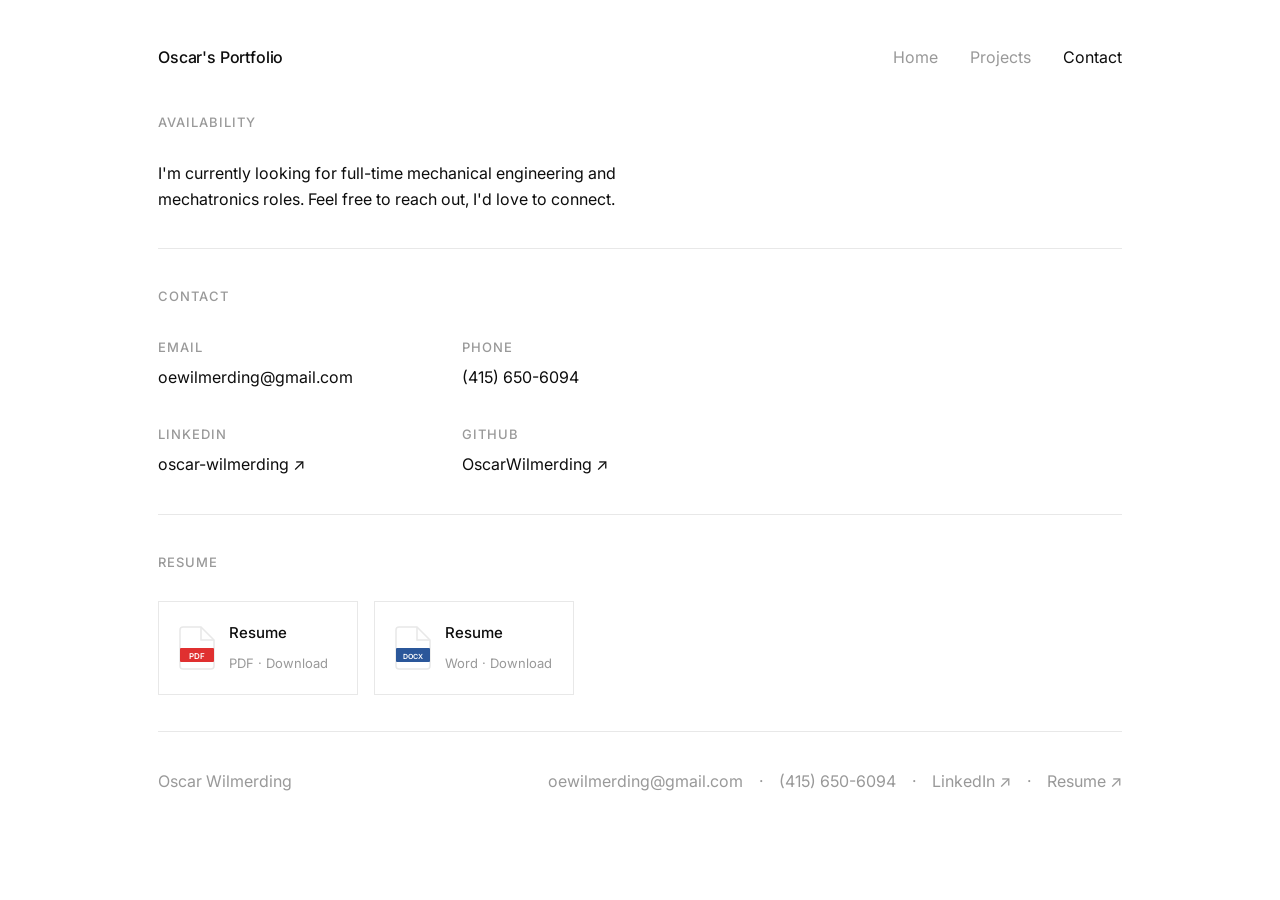
<file: contact/index.html>
<!DOCTYPE html>
<html lang="en">
<head>
  <meta charset="UTF-8">
  <meta name="viewport" content="width=device-width, initial-scale=1.0">
  <title>Contact — Oscar Wilmerding</title>
  <link rel="preconnect" href="https://fonts.googleapis.com">
  <link rel="preconnect" href="https://fonts.gstatic.com" crossorigin>
  <link href="https://fonts.googleapis.com/css2?family=Inter:wght@400;500&display=swap" rel="stylesheet">
  <link rel="stylesheet" href="../css/style.css?v=1776870547646">
  <style>
    .contact-section {
      padding: 36px 0;
      border-top: 1px solid var(--border);
    }
    .contact-section:first-of-type {
      border-top: none;
      padding-top: 40px;
    }

    .contact-grid {
      display: grid;
      grid-template-columns: 1fr 1fr;
      row-gap: 32px;
      column-gap: 48px;
      max-width: 560px;
    }

    .contact-item-label {
      font-size: 13px;
      letter-spacing: 0.08em;
      text-transform: uppercase;
      color: var(--muted);
      margin-bottom: 6px;
      font-weight: 500;
    }

    .contact-item-value {
      font-size: 16px;
    }

    .contact-item-value a:hover {
      text-decoration: underline;
      text-underline-offset: 2px;
    }

    /* Resume cards */
    .resume-cards {
      display: flex;
      gap: 16px;
      flex-wrap: wrap;
      margin-top: 4px;
    }

    .resume-card {
      display: flex;
      align-items: center;
      gap: 14px;
      padding: 18px 20px;
      border: 1px solid var(--border);
      text-decoration: none;
      color: var(--text);
      transition: background 0.12s, border-color 0.12s;
      min-width: 200px;
    }

    .resume-card:hover {
      background: #fafafa;
      border-color: #ccc;
    }

    .resume-card:hover .resume-name {
      text-decoration: underline;
      text-underline-offset: 3px;
    }

    .resume-icon {
      flex-shrink: 0;
      width: 36px;
      height: 44px;
    }

    .resume-name {
      font-size: 15px;
      font-weight: 500;
      display: block;
      margin-bottom: 3px;
    }

    .resume-ext {
      font-size: 13px;
      color: var(--muted);
    }

    .resume-card.disabled {
      opacity: 0.45;
      pointer-events: none;
    }
  </style>
  <link rel="icon" type="image/png" href="../assets/favicon.png">
</head>
<body>
  <div class="container">

    <nav>
      <a href="../index.html" class="nav-name">Oscar's Portfolio</a>
      <div class="nav-links">
        <a href="../index.html">Home</a>
        <div class="nav-dropdown-wrap">
          <a href="../projects/index.html" class="nav-dropdown-trigger" style="text-decoration:none">Projects</a>
          <div class="nav-dropdown-menu">
            <a href="../projects/robotic-mural-printer/index.html">Robotic Mural Printer</a>
            <a href="../projects/morphing-hydrofoil/index.html">Morphing Hydrofoil</a>
            <a href="../projects/small-wall-printer/index.html">Small Wall Printer</a>
            <a href="../projects/ai-camera/index.html">AI Camera</a>
            <a href="../projects/kestrel-sensor/index.html">Kestrel Sensor</a>
            <a href="../projects/robotic-arm/index.html">Robotic Arm</a>
            <a href="../projects/misting-chamber/index.html">Misting Chamber</a>
            <a href="../projects/golf-cart-rewiring/index.html">Golf Cart Rewiring</a>
            <a href="../projects/3d-modeling/index.html">3D Modeling at Northeastern</a>
          </div>
        </div>
        <a href="index.html" style="color:var(--text)">Contact</a>
      </div>
    </nav>

    <!-- Availability -->
    <section class="contact-section">
      <div class="section-label">Availability</div>
      <p style="font-size:16px; max-width:480px; line-height:1.6; margin:0;">I'm currently looking for full-time mechanical engineering and mechatronics roles. Feel free to reach out, I'd love to connect.</p>
    </section>

    <!-- Contact -->
    <section class="contact-section">
      <div class="section-label">Contact</div>
      <div class="contact-grid">
        <div>
          <div class="contact-item-label">Email</div>
          <div class="contact-item-value"><a href="mailto:oewilmerding@gmail.com">oewilmerding@gmail.com</a></div>
        </div>
        <div>
          <div class="contact-item-label">Phone</div>
          <div class="contact-item-value">(415) 650-6094</div>
        </div>
        <div>
          <div class="contact-item-label">LinkedIn</div>
          <div class="contact-item-value"><a href="https://linkedin.com/in/oscar-wilmerding" target="_blank" rel="noopener">oscar-wilmerding ↗</a></div>
        </div>
        <div>
          <div class="contact-item-label">GitHub</div>
          <div class="contact-item-value"><a href="https://github.com/OscarWilmerding" target="_blank" rel="noopener">OscarWilmerding ↗</a></div>
        </div>
      </div>
    </section>

    <!-- Resume -->
    <section class="contact-section">
      <div class="section-label">Resume</div>
      <div class="resume-cards">

        <a class="resume-card" href="../assets/resume/Oscar_Wilmerding_Resume.pdf" target="_blank">
          <!-- PDF icon -->
          <svg class="resume-icon" viewBox="0 0 36 44" fill="none" xmlns="http://www.w3.org/2000/svg">
            <path d="M22 1H4C2.34 1 1 2.34 1 4v36c0 1.66 1.34 3 3 3h28c1.66 0 3-1.34 3-3V14L22 1Z" stroke="#e8e8e8" stroke-width="1.5"/>
            <path d="M22 1v13h13" stroke="#e8e8e8" stroke-width="1.5"/>
            <rect x="1" y="22" width="34" height="14" rx="1" fill="#e03030"/>
            <text x="18" y="33" font-family="Inter,Arial,sans-serif" font-size="8" font-weight="600" fill="white" text-anchor="middle">PDF</text>
          </svg>
          <div>
            <span class="resume-name">Resume</span>
            <span class="resume-ext">PDF · Download</span>
          </div>
        </a>

        <a class="resume-card" href="../assets/resume/Oscar_Wilmerding_Resume.docx" target="_blank">
          <!-- Word icon -->
          <svg class="resume-icon" viewBox="0 0 36 44" fill="none" xmlns="http://www.w3.org/2000/svg">
            <path d="M22 1H4C2.34 1 1 2.34 1 4v36c0 1.66 1.34 3 3 3h28c1.66 0 3-1.34 3-3V14L22 1Z" stroke="#e8e8e8" stroke-width="1.5"/>
            <path d="M22 1v13h13" stroke="#e8e8e8" stroke-width="1.5"/>
            <rect x="1" y="22" width="34" height="14" rx="1" fill="#2b579a"/>
            <text x="18" y="33" font-family="Inter,Arial,sans-serif" font-size="7" font-weight="600" fill="white" text-anchor="middle">DOCX</text>
          </svg>
          <div>
            <span class="resume-name">Resume</span>
            <span class="resume-ext">Word · Download</span>
          </div>
        </a>

      </div>
    </section>

    <footer>
      <div class="footer-inner">
        <span class="footer-name">Oscar Wilmerding</span>
        <div class="footer-links">
          <a href="mailto:oewilmerding@gmail.com">oewilmerding@gmail.com</a>
          <span class="footer-sep">·</span>
          <span>(415) 650-6094</span>
          <span class="footer-sep">·</span>
          <a href="https://linkedin.com/in/oscar-wilmerding" target="_blank" rel="noopener">LinkedIn ↗</a>
          <span class="footer-sep">·</span>
          <a href="../assets/resume/Oscar_Wilmerding_Resume.pdf" target="_blank">Resume ↗</a>
        </div>
      </div>
    </footer>

  </div>
  <script src="../js/nav.js"></script>
  <script src="../js/polish.js?v=1776870547646"></script>
  <script defer src="https://cdn.vercel-insights.com/v1/script.js"></script>
</body>
</html>
</file>
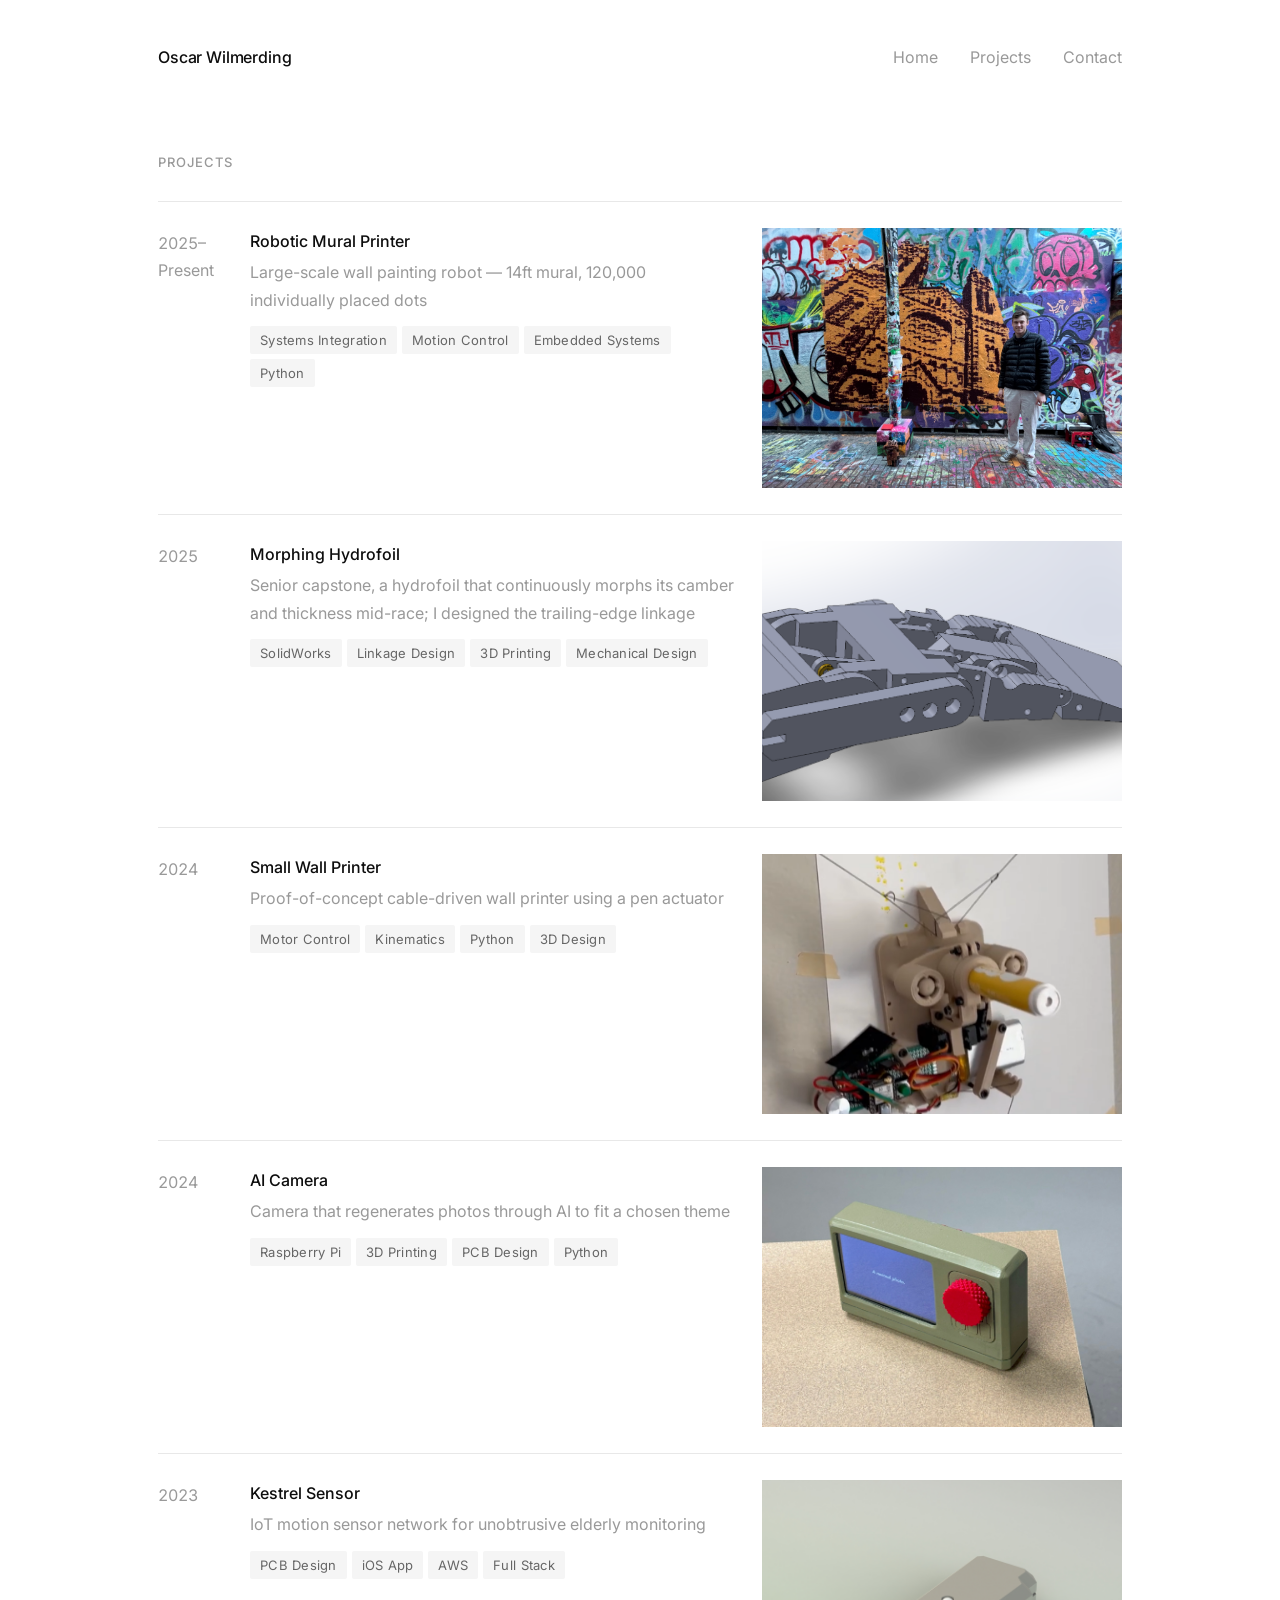
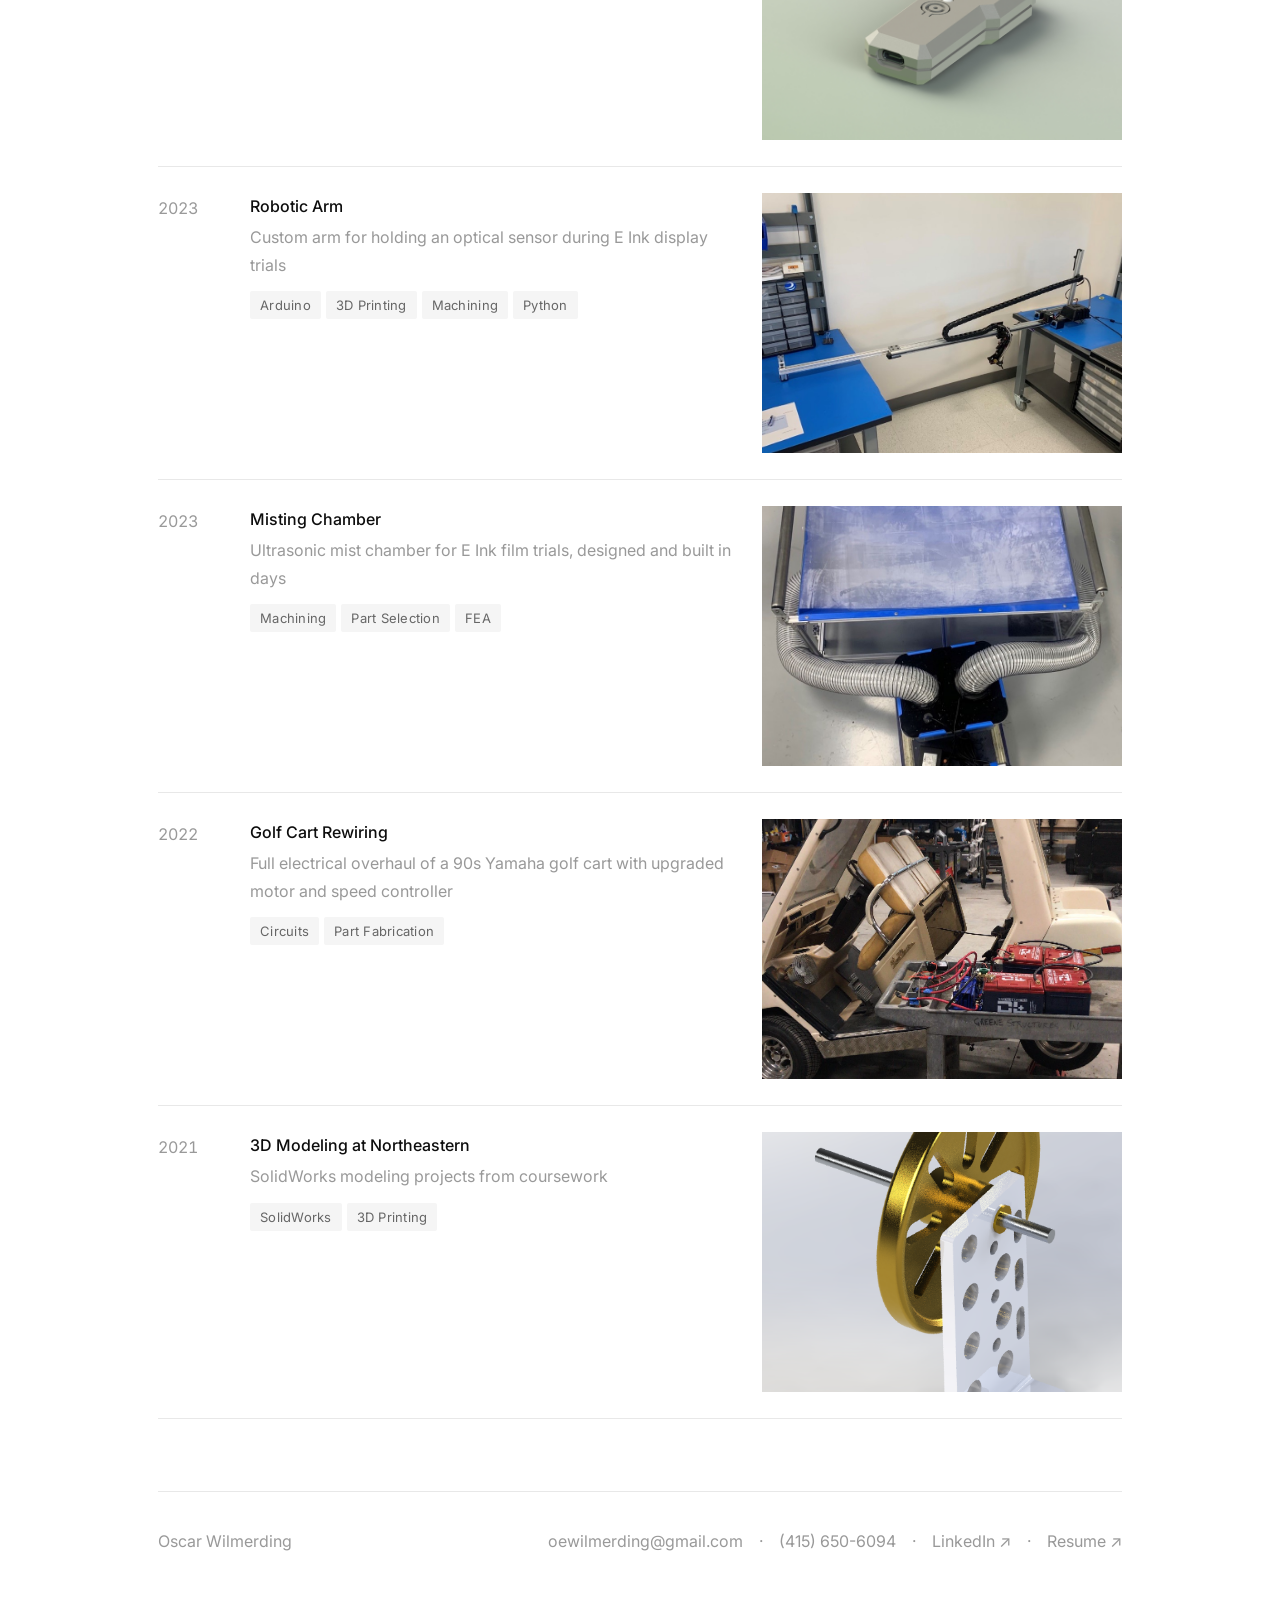
<file: projects/index.html>
<!DOCTYPE html>
<html lang="en">
<head>
  <meta charset="UTF-8">
  <meta name="viewport" content="width=device-width, initial-scale=1.0">
  <title>Projects — Oscar Wilmerding</title>
  <link rel="preconnect" href="https://fonts.googleapis.com">
  <link rel="preconnect" href="https://fonts.gstatic.com" crossorigin>
  <link href="https://fonts.googleapis.com/css2?family=Inter:wght@400;500&display=swap" rel="stylesheet">
  <link rel="stylesheet" href="../css/style.css">
  <link rel="icon" type="image/png" href="../assets/favicon.png">
</head>
<body>
  <div class="container">

    <nav>
      <a href="../index.html" class="nav-name">Oscar Wilmerding</a>
      <div class="nav-links">
        <a href="../index.html">Home</a>
        <div class="nav-dropdown-wrap">
          <a href="index.html" class="nav-dropdown-trigger">Projects</a>
          <div class="nav-dropdown-menu">
            <a href="robotic-mural-printer/index.html">Robotic Mural Printer</a>
            <a href="morphing-hydrofoil/index.html">Morphing Hydrofoil</a>
            <a href="small-wall-printer/index.html">Small Wall Printer</a>
            <a href="ai-camera/index.html">AI Camera</a>
            <a href="kestrel-sensor/index.html">Kestrel Sensor</a>
            <a href="robotic-arm/index.html">Robotic Arm</a>
            <a href="misting-chamber/index.html">Misting Chamber</a>
            <a href="golf-cart-rewiring/index.html">Golf Cart Rewiring</a>
            <a href="3d-modeling/index.html">3D Modeling at Northeastern</a>
          </div>
        </div>
        <a href="contact/index.html">Contact</a>
      </div>
    </nav>

    <section class="section" id="projects">
      <div class="section-label">Projects</div>
      <ul class="project-list">

        <a class="project-row" href="robotic-mural-printer/index.html">
          <span class="project-year">2025–Present</span>
          <div class="project-info">
            <span class="project-name">Robotic Mural Printer</span>
            <div class="project-desc">Large-scale wall painting robot — 14ft mural, 120,000 individually placed dots</div>
            <div class="project-tags-row">
              <span class="tag">Systems Integration</span>
              <span class="tag">Motion Control</span>
              <span class="tag">Embedded Systems</span>
              <span class="tag">Python</span>
            </div>
          </div>
          <img src="robotic-mural-printer/assets/images/primary/mural-title-card.jpg" alt="Robotic Mural Printer" class="project-thumb">
        </a>

        <a class="project-row" href="morphing-hydrofoil/index.html">
          <span class="project-year">2025</span>
          <div class="project-info">
            <span class="project-name">Morphing Hydrofoil</span>
            <div class="project-desc">Senior capstone, a hydrofoil that continuously morphs its camber and thickness mid-race; I designed the trailing-edge linkage</div>
            <div class="project-tags-row">
              <span class="tag">SolidWorks</span>
              <span class="tag">Linkage Design</span>
              <span class="tag">3D Printing</span>
              <span class="tag">Mechanical Design</span>
            </div>
          </div>
          <img src="morphing-hydrofoil/assets/images/primary/trailing-edge-cad.png" alt="Morphing Hydrofoil" class="project-thumb">
        </a>

        <a class="project-row" href="small-wall-printer/index.html">
          <span class="project-year">2024</span>
          <div class="project-info">
            <span class="project-name">Small Wall Printer</span>
            <div class="project-desc">Proof-of-concept cable-driven wall printer using a pen actuator</div>
            <div class="project-tags-row">
              <span class="tag">Motor Control</span>
              <span class="tag">Kinematics</span>
              <span class="tag">Python</span>
              <span class="tag">3D Design</span>
            </div>
          </div>
          <img src="small-wall-printer/assets/images/primary/cover.png" alt="Small Wall Printer" class="project-thumb">
        </a>

        <a class="project-row" href="ai-camera/index.html">
          <span class="project-year">2024</span>
          <div class="project-info">
            <span class="project-name">AI Camera</span>
            <div class="project-desc">Camera that regenerates photos through AI to fit a chosen theme</div>
            <div class="project-tags-row">
              <span class="tag">Raspberry Pi</span>
              <span class="tag">3D Printing</span>
              <span class="tag">PCB Design</span>
              <span class="tag">Python</span>
            </div>
          </div>
          <img src="ai-camera/assets/images/primary/cover.jpg" alt="AI Camera" class="project-thumb">
        </a>

        <a class="project-row" href="kestrel-sensor/index.html">
          <span class="project-year">2023</span>
          <div class="project-info">
            <span class="project-name">Kestrel Sensor</span>
            <div class="project-desc">IoT motion sensor network for unobtrusive elderly monitoring</div>
            <div class="project-tags-row">
              <span class="tag">PCB Design</span>
              <span class="tag">iOS App</span>
              <span class="tag">AWS</span>
              <span class="tag">Full Stack</span>
            </div>
          </div>
          <img src="kestrel-sensor/assets/images/primary/cover.jpg" alt="Kestrel Sensor" class="project-thumb">
        </a>

        <a class="project-row" href="robotic-arm/index.html">
          <span class="project-year">2023</span>
          <div class="project-info">
            <span class="project-name">Robotic Arm</span>
            <div class="project-desc">Custom arm for holding an optical sensor during E Ink display trials</div>
            <div class="project-tags-row">
              <span class="tag">Arduino</span>
              <span class="tag">3D Printing</span>
              <span class="tag">Machining</span>
              <span class="tag">Python</span>
            </div>
          </div>
          <img src="robotic-arm/assets/images/primary/cover.jpg" alt="Robotic Arm" class="project-thumb">
        </a>

        <a class="project-row" href="misting-chamber/index.html">
          <span class="project-year">2023</span>
          <div class="project-info">
            <span class="project-name">Misting Chamber</span>
            <div class="project-desc">Ultrasonic mist chamber for E Ink film trials, designed and built in days</div>
            <div class="project-tags-row">
              <span class="tag">Machining</span>
              <span class="tag">Part Selection</span>
              <span class="tag">FEA</span>
            </div>
          </div>
          <img src="misting-chamber/assets/images/primary/cover.jpg" alt="Misting Chamber" class="project-thumb">
        </a>

        <a class="project-row" href="golf-cart-rewiring/index.html">
          <span class="project-year">2022</span>
          <div class="project-info">
            <span class="project-name">Golf Cart Rewiring</span>
            <div class="project-desc">Full electrical overhaul of a 90s Yamaha golf cart with upgraded motor and speed controller</div>
            <div class="project-tags-row">
              <span class="tag">Circuits</span>
              <span class="tag">Part Fabrication</span>
            </div>
          </div>
          <img src="golf-cart-rewiring/assets/images/primary/cover.png" alt="Golf Cart Rewiring" class="project-thumb">
        </a>

        <a class="project-row" href="3d-modeling/index.html">
          <span class="project-year">2021</span>
          <div class="project-info">
            <span class="project-name">3D Modeling at Northeastern</span>
            <div class="project-desc">SolidWorks modeling projects from coursework</div>
            <div class="project-tags-row">
              <span class="tag">SolidWorks</span>
              <span class="tag">3D Printing</span>
            </div>
          </div>
          <img src="3d-modeling/assets/images/primary/cover.png" alt="3D Modeling" class="project-thumb">
        </a>

      </ul>
    </section>

    <footer>
      <div class="footer-inner">
        <span class="footer-name">Oscar Wilmerding</span>
        <div class="footer-links">
          <a href="mailto:oewilmerding@gmail.com">oewilmerding@gmail.com</a>
          <span class="footer-sep">·</span>
          <span>(415) 650-6094</span>
          <span class="footer-sep">·</span>
          <a href="https://linkedin.com/in/oscar-wilmerding" target="_blank" rel="noopener">LinkedIn ↗</a>
          <span class="footer-sep">·</span>
          <a href="../assets/resume/Oscar_Wilmerding_Resume.pdf" target="_blank">Resume ↗</a>
        </div>
      </div>
    </footer>

  </div>

  <script defer src="https://cdn.vercel-insights.com/v1/script.js"></script>
</body>
</html>
</file>
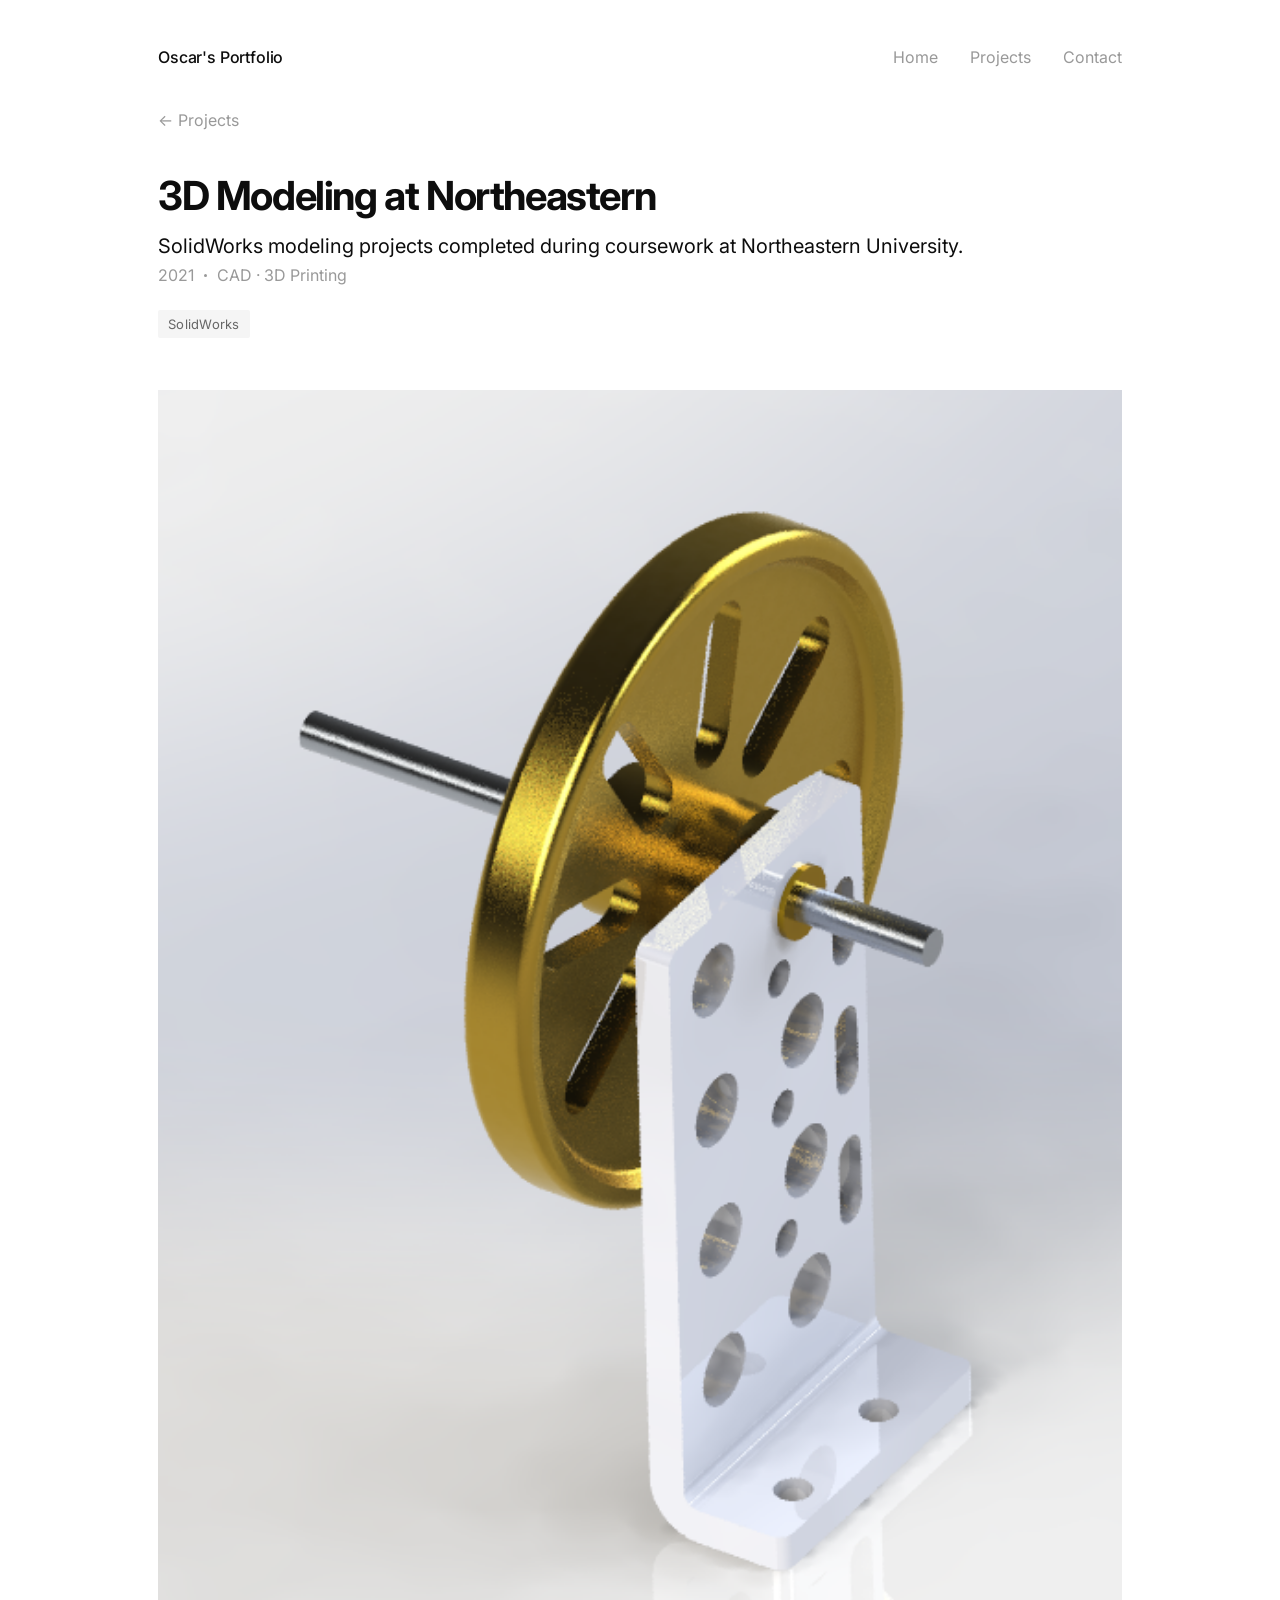
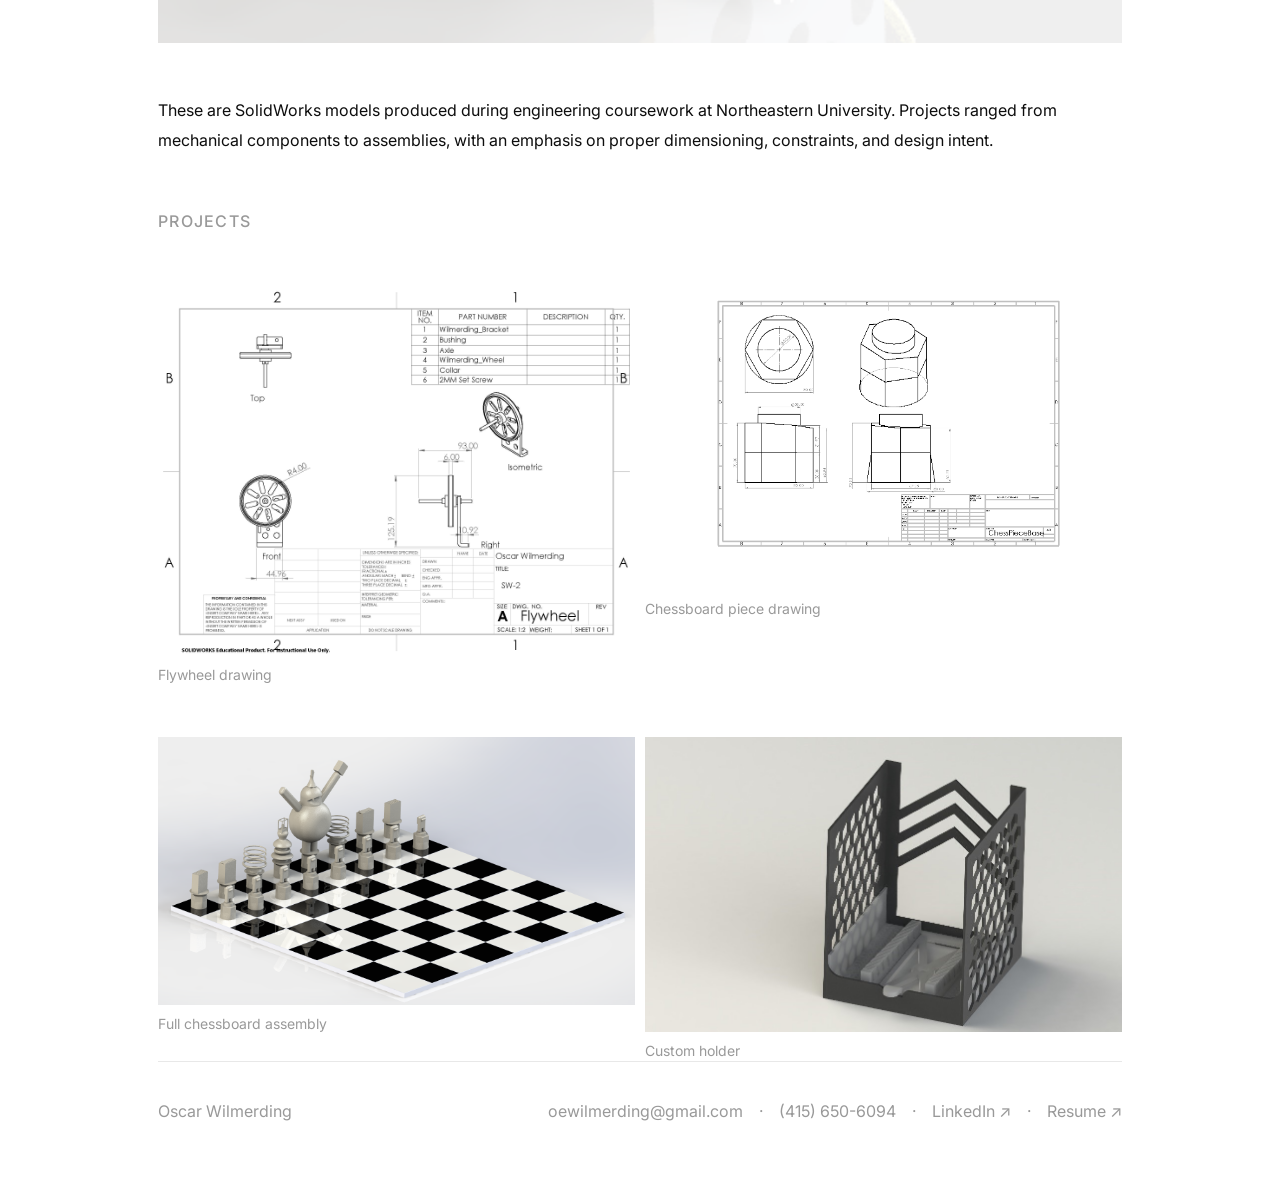
<file: projects/3d-modeling/index.html>
<!DOCTYPE html>
<html lang="en">
<head>
  <meta charset="UTF-8">
  <meta name="viewport" content="width=device-width, initial-scale=1.0">
  <title>3D Modeling at Northeastern — Oscar Wilmerding</title>
  <link rel="preconnect" href="https://fonts.googleapis.com">
  <link rel="preconnect" href="https://fonts.gstatic.com" crossorigin>
  <link href="https://fonts.googleapis.com/css2?family=Inter:wght@400;500&display=swap" rel="stylesheet">
  <link rel="stylesheet" href="../../css/style.css?v=1776870547646">
  <link rel="icon" type="image/png" href="../../assets/favicon.png">
</head>
<body>
  <div class="container">

    <nav>
      <a href="../../index.html" class="nav-name">Oscar's Portfolio</a>
      <div class="nav-links">
        <a href="../../index.html">Home</a>
        <div class="nav-dropdown-wrap">
          <a href="../index.html" class="nav-dropdown-trigger" style="text-decoration:none">Projects</a>
          <div class="nav-dropdown-menu">
            <a href="../robotic-mural-printer/index.html">Robotic Mural Printer</a>
            <a href="../morphing-hydrofoil/index.html">Morphing Hydrofoil</a>
            <a href="../small-wall-printer/index.html">Small Wall Printer</a>
            <a href="../ai-camera/index.html">AI Camera</a>
            <a href="../kestrel-sensor/index.html">Kestrel Sensor</a>
            <a href="../robotic-arm/index.html">Robotic Arm</a>
            <a href="../misting-chamber/index.html">Misting Chamber</a>
            <a href="../golf-cart-rewiring/index.html">Golf Cart Rewiring</a>
            <a href="../3d-modeling/index.html">3D Modeling at Northeastern</a>
          </div>
        </div>
        <a href="../../contact/index.html">Contact</a>
      </div>
    </nav>

    <a href="../../index.html" class="back-link">Projects</a>

    <div class="project-header">
      <h1 class="project-title">3D Modeling at Northeastern</h1>
      <p class="project-subtitle">SolidWorks modeling projects completed during coursework at Northeastern University.</p>
      <div class="project-meta">
        <span>2021</span>
        <span class="project-meta-dot"></span>
        <span>CAD · 3D Printing</span>
      </div>
      <div class="project-skills">
        <span class="tag">SolidWorks</span>
      </div>
    </div>

    <div class="media-full">
      <img src="assets/images/primary/cover.png" alt="3D Modeling at Northeastern">
    </div>

    <div class="body-block">
      <p class="body-text">These are SolidWorks models produced during engineering coursework at Northeastern University. Projects ranged from mechanical components to assemblies, with an emphasis on proper dimensioning, constraints, and design intent.</p>
    </div>

    <div class="body-block">
      <div class="body-label">Projects</div>
    </div>

    <div class="media-grid">
      <div class="media-item">
        <img src="assets/images/secondary/flywheel drawing.jpg" alt="Flywheel engineering drawing">
        <div class="caption">Flywheel drawing</div>
      </div>
      <div class="media-item">
        <img src="assets/images/secondary/chessboard piece drawing.png" alt="Chessboard piece drawing">
        <div class="caption">Chessboard piece drawing</div>
      </div>
    </div>

    <div class="media-grid">
      <div class="media-item">
        <img src="assets/images/secondary/full chessboard.png" alt="Full chessboard assembly">
        <div class="caption">Full chessboard assembly</div>
      </div>
      <div class="media-item">
        <img src="assets/images/secondary/custom holder.jpg" alt="Custom holder">
        <div class="caption">Custom holder</div>
      </div>
    </div>

    <footer>
      <div class="footer-inner">
        <span class="footer-name">Oscar Wilmerding</span>
        <div class="footer-links">
          <a href="mailto:oewilmerding@gmail.com">oewilmerding@gmail.com</a>
          <span class="footer-sep">·</span>
          <span>(415) 650-6094</span>
          <span class="footer-sep">·</span>
          <a href="https://linkedin.com/in/oscar-wilmerding" target="_blank" rel="noopener">LinkedIn ↗</a>
          <span class="footer-sep">·</span>
          <a href="../../assets/resume/Oscar_Wilmerding_Resume.pdf" target="_blank">Resume ↗</a>
        </div>
      </div>
    </footer>

  </div>
  <script src="../../js/nav.js"></script>
  <script src="../../js/polish.js?v=1776870547646"></script>
  <script defer src="https://cdn.vercel-insights.com/v1/script.js"></script>
</body>
</html>
</file>
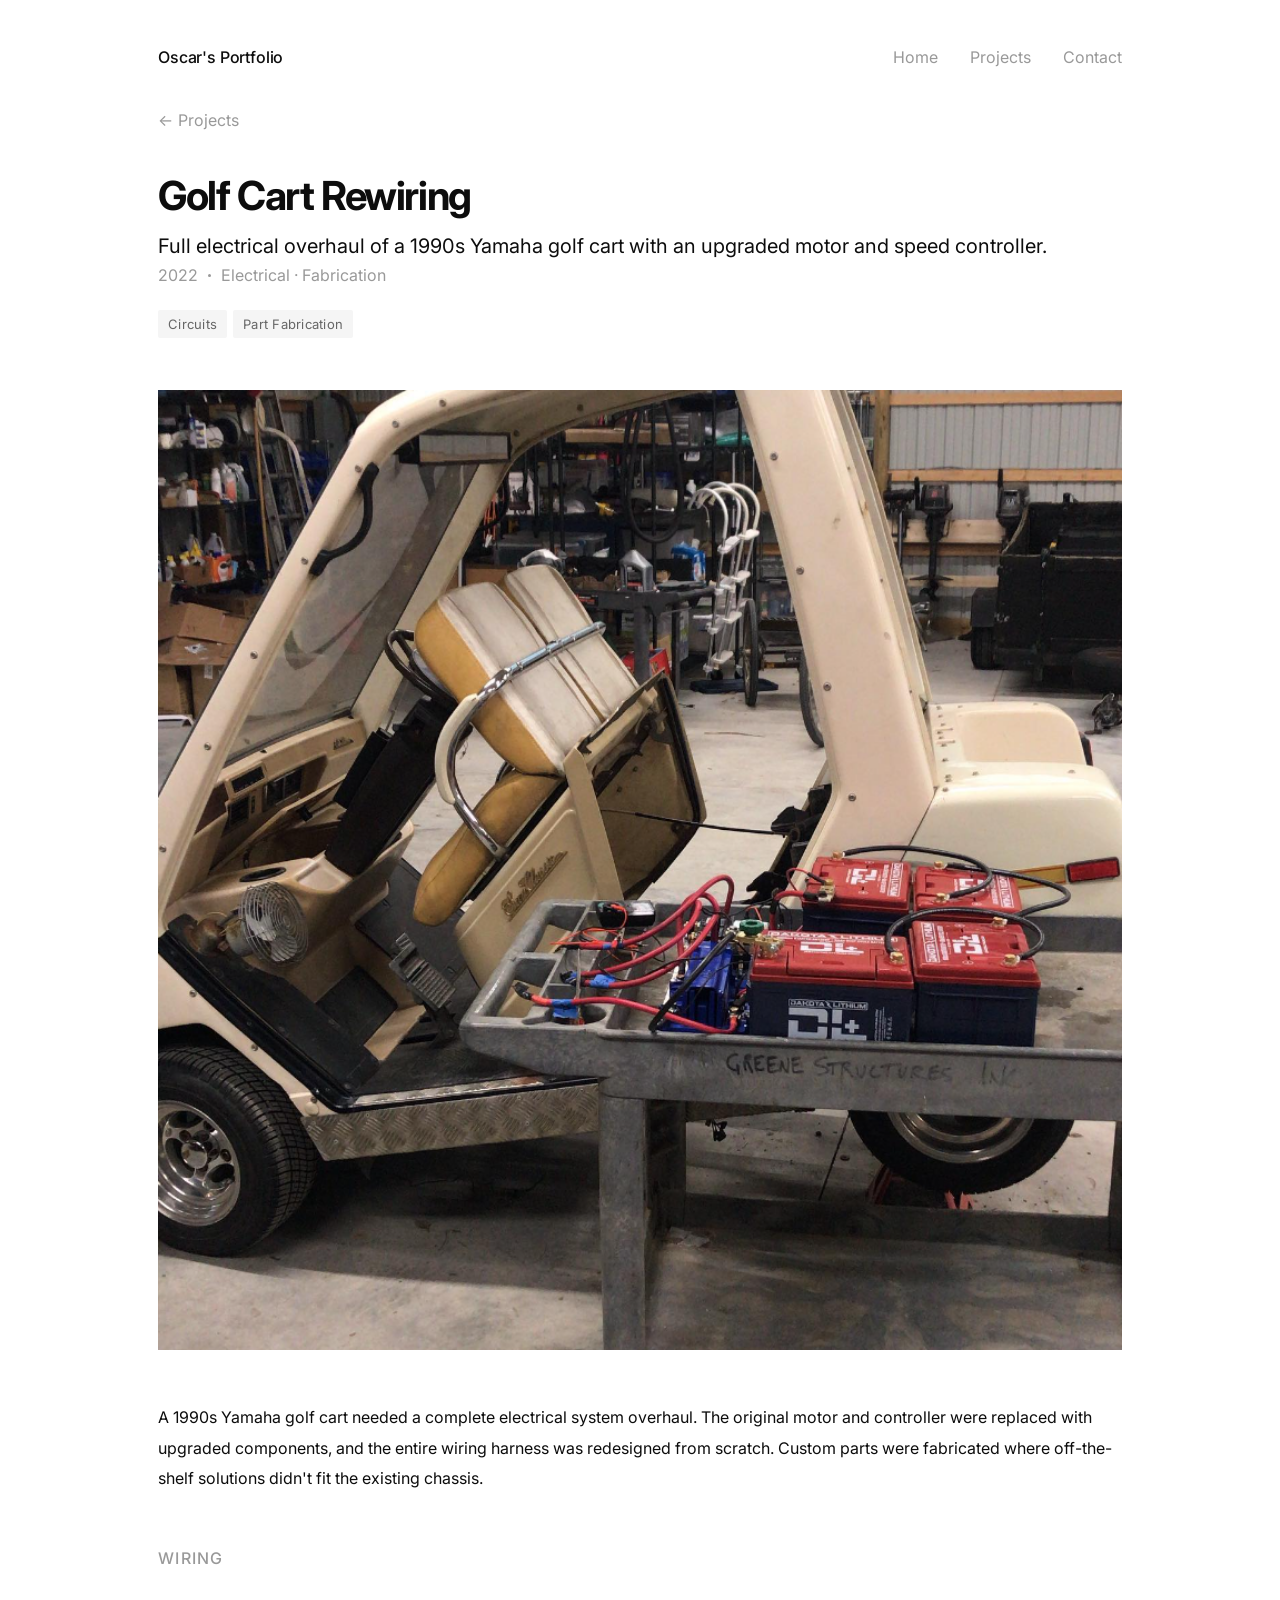
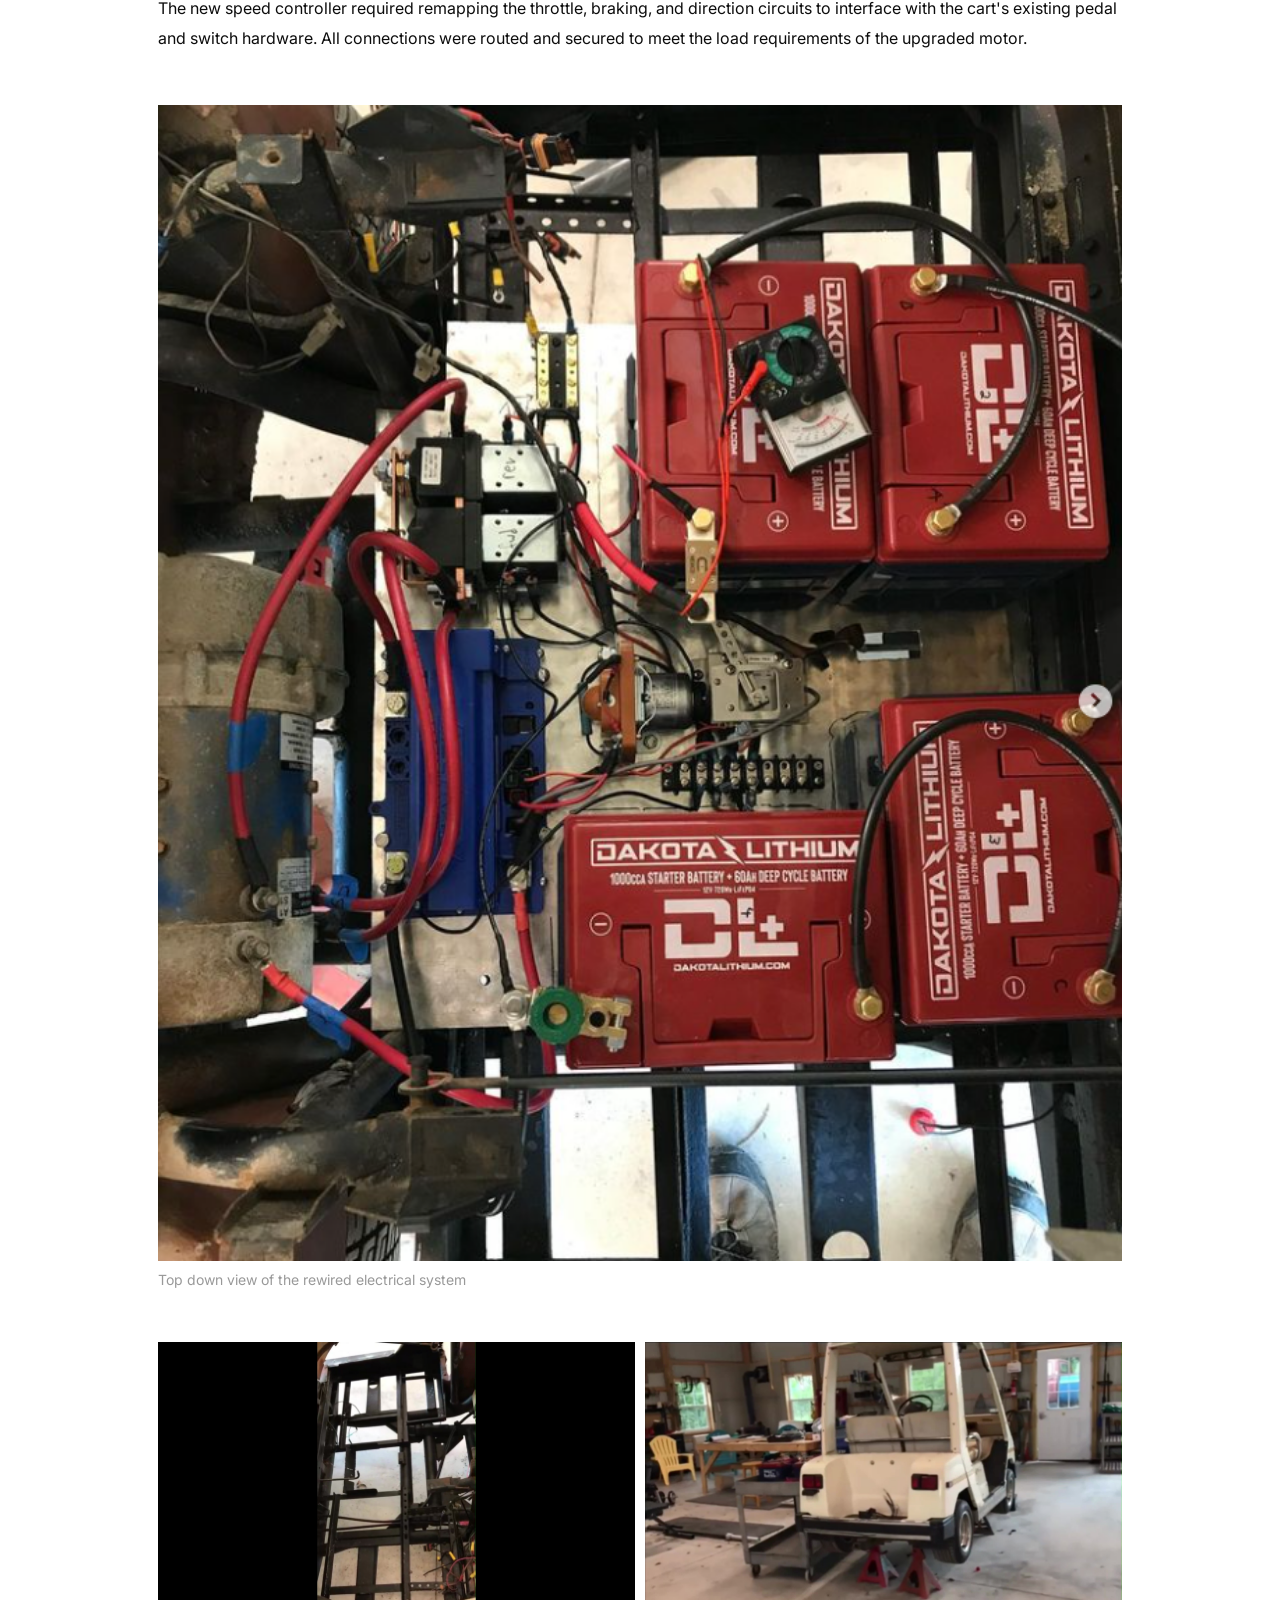
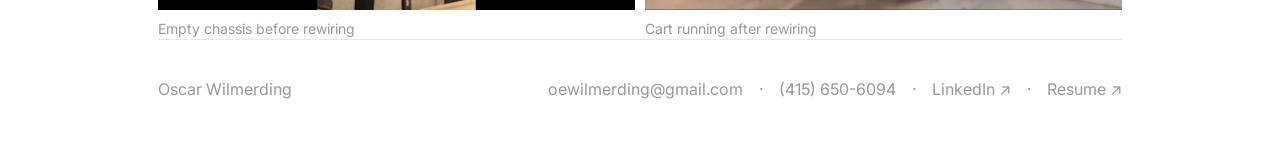
<file: projects/golf-cart-rewiring/index.html>
<!DOCTYPE html>
<html lang="en">
<head>
  <meta charset="UTF-8">
  <meta name="viewport" content="width=device-width, initial-scale=1.0">
  <title>Golf Cart Rewiring — Oscar Wilmerding</title>
  <link rel="preconnect" href="https://fonts.googleapis.com">
  <link rel="preconnect" href="https://fonts.gstatic.com" crossorigin>
  <link href="https://fonts.googleapis.com/css2?family=Inter:wght@400;500&display=swap" rel="stylesheet">
  <link rel="stylesheet" href="../../css/style.css?v=1776870547646">
  <link rel="icon" type="image/png" href="../../assets/favicon.png">
</head>
<body>
  <div class="container">

    <nav>
      <a href="../../index.html" class="nav-name">Oscar's Portfolio</a>
      <div class="nav-links">
        <a href="../../index.html">Home</a>
        <div class="nav-dropdown-wrap">
          <a href="../index.html" class="nav-dropdown-trigger" style="text-decoration:none">Projects</a>
          <div class="nav-dropdown-menu">
            <a href="../robotic-mural-printer/index.html">Robotic Mural Printer</a>
            <a href="../morphing-hydrofoil/index.html">Morphing Hydrofoil</a>
            <a href="../small-wall-printer/index.html">Small Wall Printer</a>
            <a href="../ai-camera/index.html">AI Camera</a>
            <a href="../kestrel-sensor/index.html">Kestrel Sensor</a>
            <a href="../robotic-arm/index.html">Robotic Arm</a>
            <a href="../misting-chamber/index.html">Misting Chamber</a>
            <a href="../golf-cart-rewiring/index.html">Golf Cart Rewiring</a>
            <a href="../3d-modeling/index.html">3D Modeling at Northeastern</a>
          </div>
        </div>
        <a href="../../contact/index.html">Contact</a>
      </div>
    </nav>

    <a href="../../index.html" class="back-link">Projects</a>

    <div class="project-header">
      <h1 class="project-title">Golf Cart Rewiring</h1>
      <p class="project-subtitle">Full electrical overhaul of a 1990s Yamaha golf cart with an upgraded motor and speed controller.</p>
      <div class="project-meta">
        <span>2022</span>
        <span class="project-meta-dot"></span>
        <span>Electrical · Fabrication</span>
      </div>
      <div class="project-skills">
        <span class="tag">Circuits</span>
        <span class="tag">Part Fabrication</span>
      </div>
    </div>

    <div class="media-full">
      <img src="assets/images/primary/cover.png" alt="Golf Cart Rewiring">
    </div>

    <div class="body-block">
      <p class="body-text">A 1990s Yamaha golf cart needed a complete electrical system overhaul. The original motor and controller were replaced with upgraded components, and the entire wiring harness was redesigned from scratch. Custom parts were fabricated where off-the-shelf solutions didn't fit the existing chassis.</p>
    </div>

    <div class="body-block">
      <div class="body-label">Wiring</div>
      <p class="body-text">The new speed controller required remapping the throttle, braking, and direction circuits to interface with the cart's existing pedal and switch hardware. All connections were routed and secured to meet the load requirements of the upgraded motor.</p>
    </div>

    <div class="media-full">
      <img src="assets/images/secondary/top down wiring.png" alt="Top down view of wiring">
      <div class="caption">Top down view of the rewired electrical system</div>
    </div>

    <div class="media-grid">
      <div class="media-item">
        <img src="assets/images/secondary/empty chassis poster.jpg" alt="Empty chassis before rewiring">
        <div class="caption">Empty chassis before rewiring</div>
      </div>
      <div class="media-item">
        <img src="assets/images/secondary/cart in action poster.jpg" alt="Cart running after rewiring">
        <div class="caption">Cart running after rewiring</div>
      </div>
    </div>

    <footer>
      <div class="footer-inner">
        <span class="footer-name">Oscar Wilmerding</span>
        <div class="footer-links">
          <a href="mailto:oewilmerding@gmail.com">oewilmerding@gmail.com</a>
          <span class="footer-sep">·</span>
          <span>(415) 650-6094</span>
          <span class="footer-sep">·</span>
          <a href="https://linkedin.com/in/oscar-wilmerding" target="_blank" rel="noopener">LinkedIn ↗</a>
          <span class="footer-sep">·</span>
          <a href="../../assets/resume/Oscar_Wilmerding_Resume.pdf" target="_blank">Resume ↗</a>
        </div>
      </div>
    </footer>

  </div>
  <script src="../../js/nav.js"></script>
  <script src="../../js/polish.js?v=1776870547646"></script>
  <script defer src="https://cdn.vercel-insights.com/v1/script.js"></script>
</body>
</html>
</file>
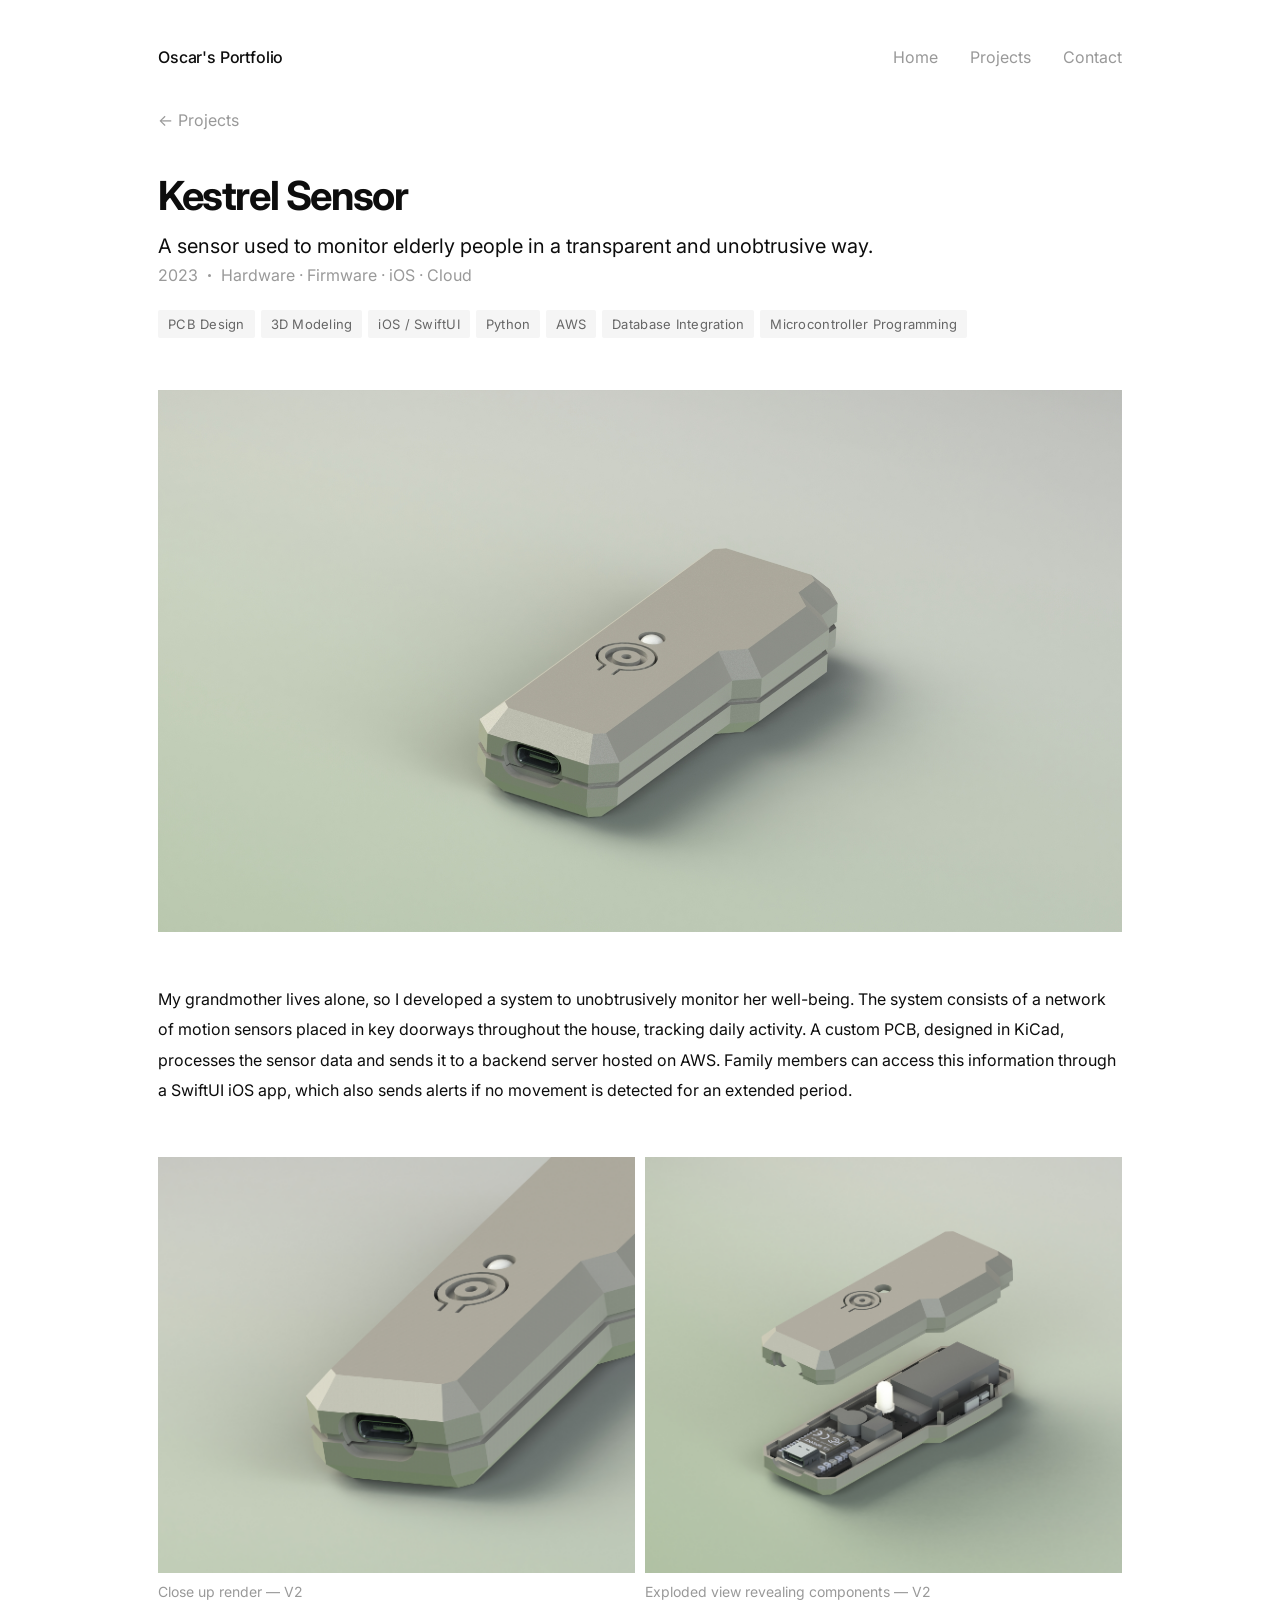
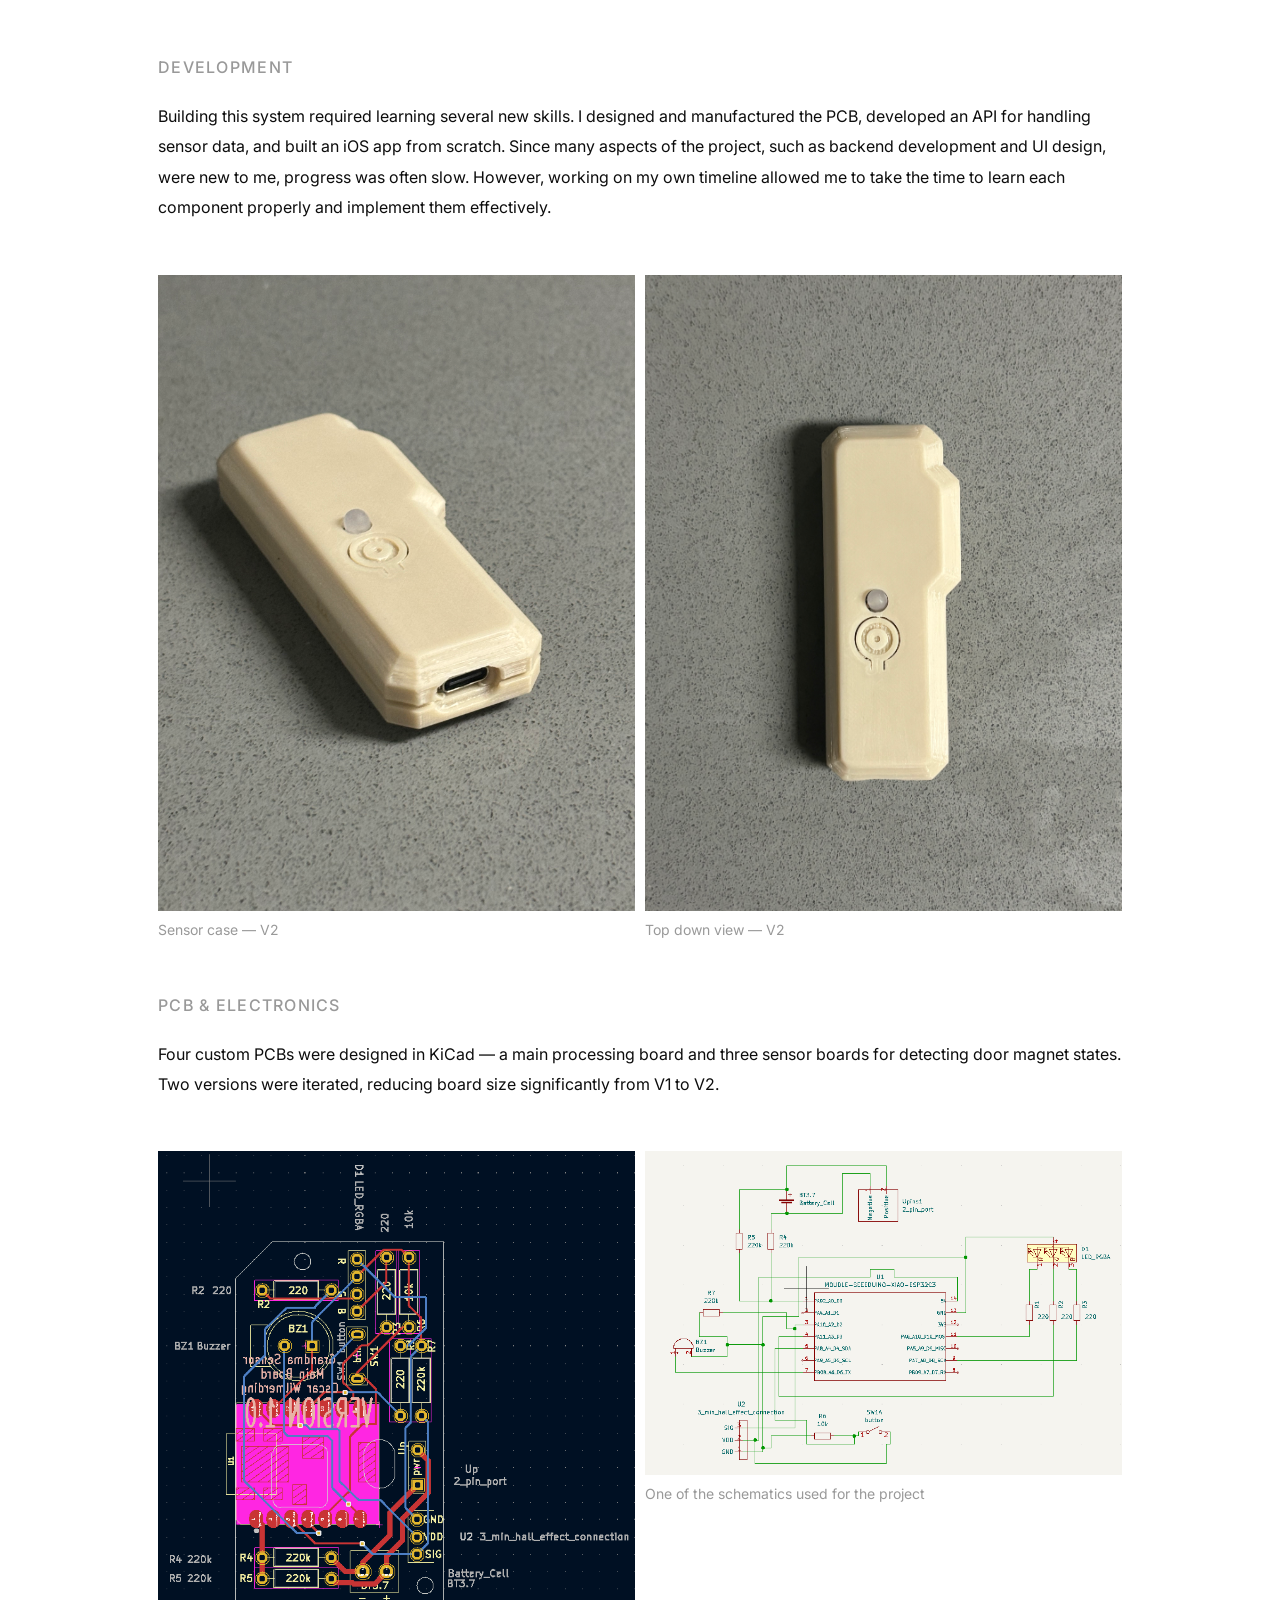
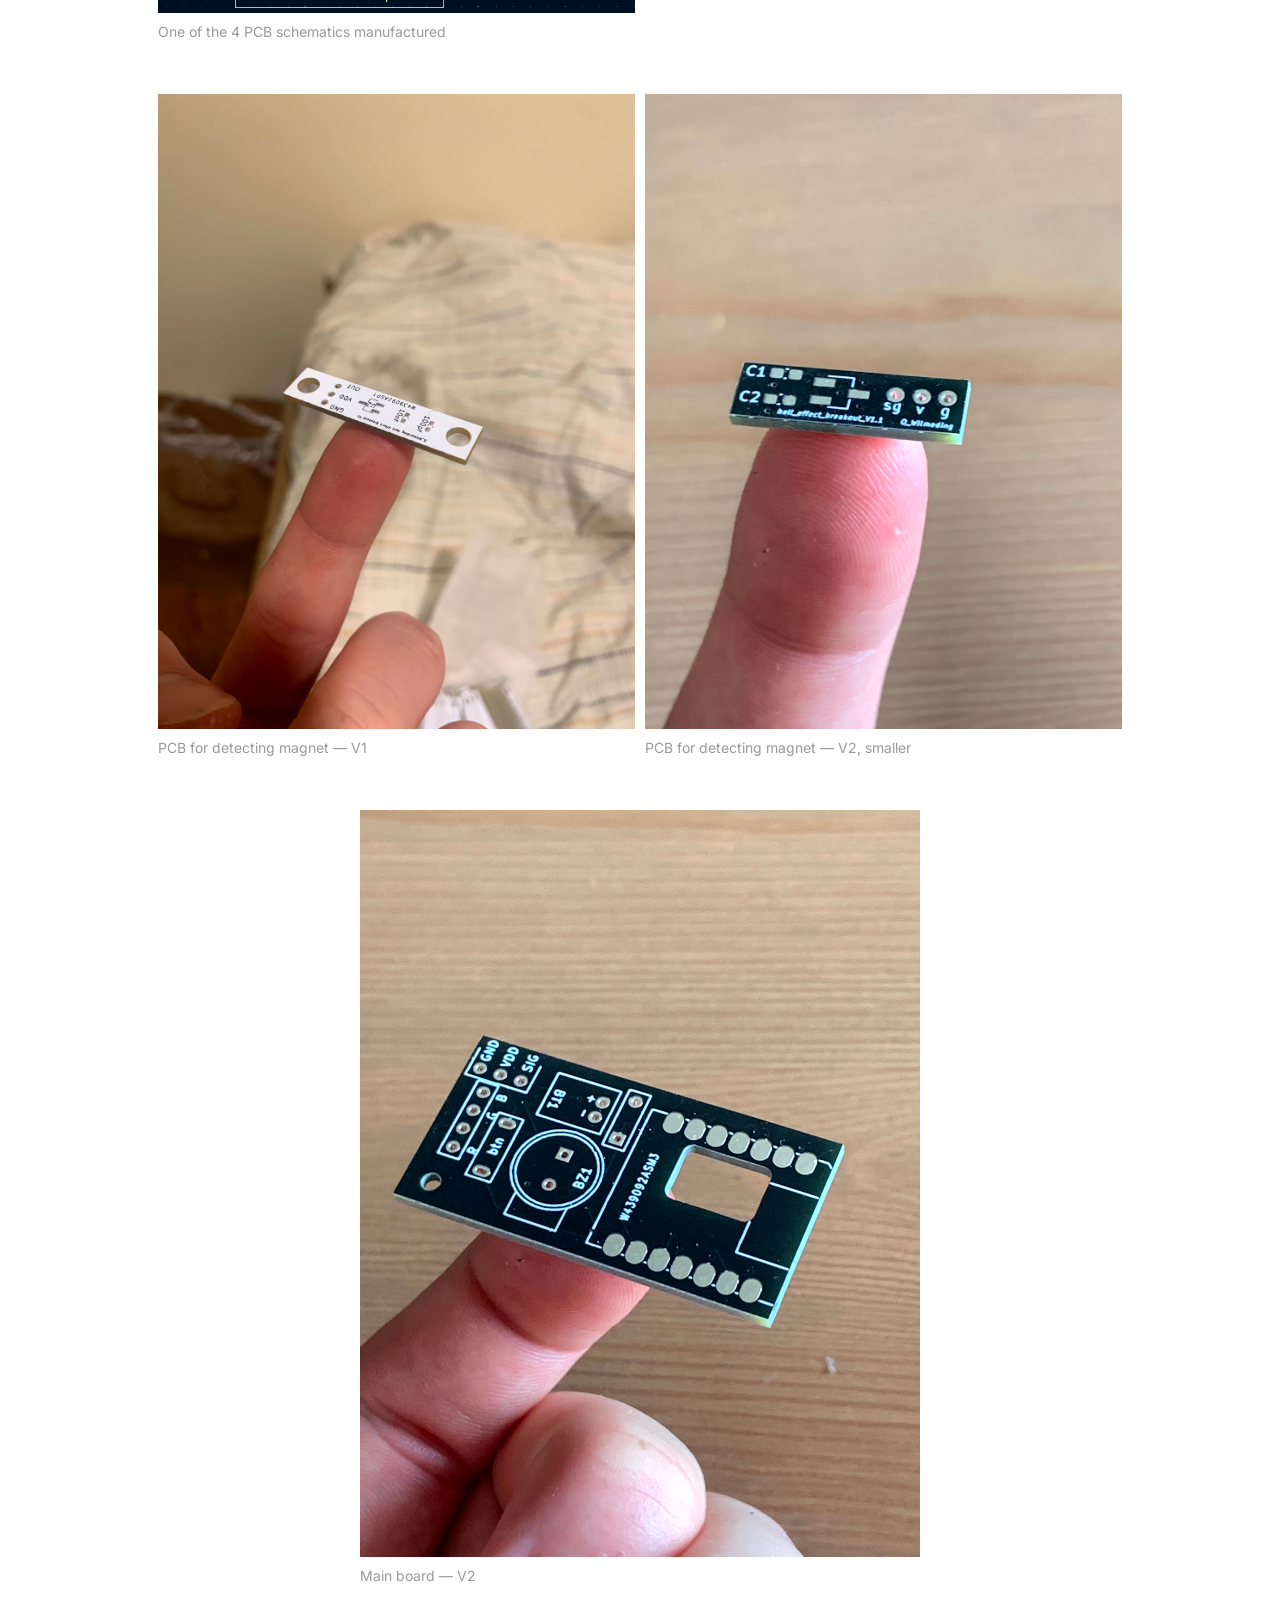
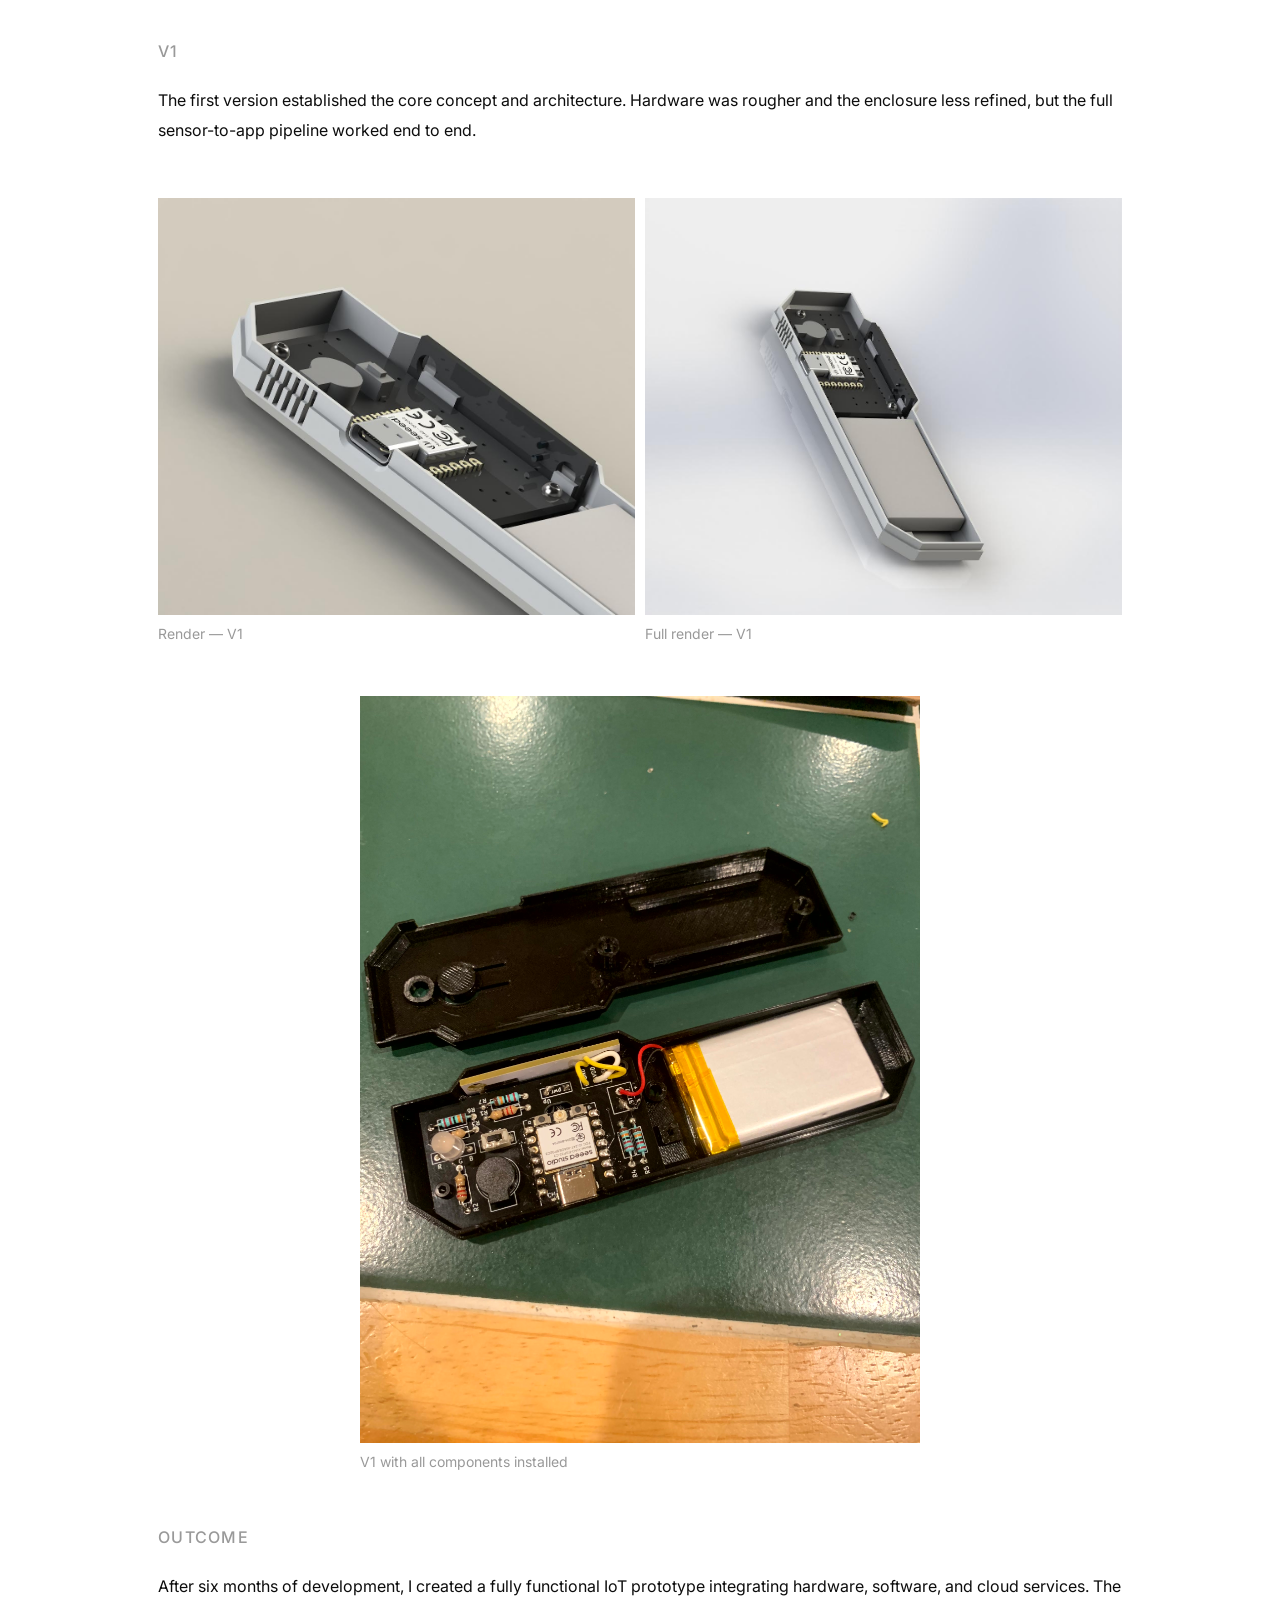
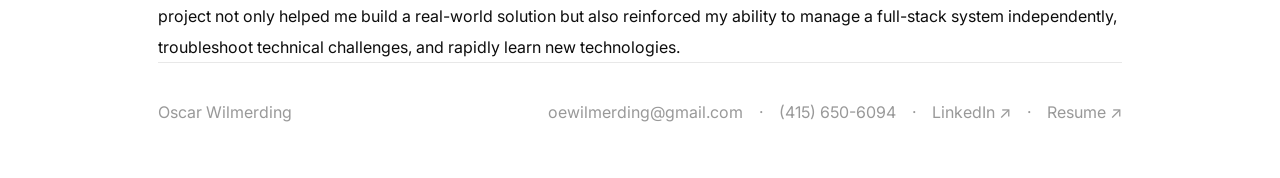
<file: projects/kestrel-sensor/index.html>
<!DOCTYPE html>
<html lang="en">
<head>
  <meta charset="UTF-8">
  <meta name="viewport" content="width=device-width, initial-scale=1.0">
  <title>Kestrel Sensor — Oscar Wilmerding</title>
  <link rel="preconnect" href="https://fonts.googleapis.com">
  <link rel="preconnect" href="https://fonts.gstatic.com" crossorigin>
  <link href="https://fonts.googleapis.com/css2?family=Inter:wght@400;500&display=swap" rel="stylesheet">
  <link rel="stylesheet" href="../../css/style.css?v=1776870547646">
  <link rel="icon" type="image/png" href="../../assets/favicon.png">
</head>
<body>
  <div class="container">

    <nav>
      <a href="../../index.html" class="nav-name">Oscar's Portfolio</a>
      <div class="nav-links">
        <a href="../../index.html">Home</a>
        <div class="nav-dropdown-wrap">
          <a href="../index.html" class="nav-dropdown-trigger" style="text-decoration:none">Projects</a>
          <div class="nav-dropdown-menu">
            <a href="../robotic-mural-printer/index.html">Robotic Mural Printer</a>
            <a href="../morphing-hydrofoil/index.html">Morphing Hydrofoil</a>
            <a href="../small-wall-printer/index.html">Small Wall Printer</a>
            <a href="../ai-camera/index.html">AI Camera</a>
            <a href="../kestrel-sensor/index.html">Kestrel Sensor</a>
            <a href="../robotic-arm/index.html">Robotic Arm</a>
            <a href="../misting-chamber/index.html">Misting Chamber</a>
            <a href="../golf-cart-rewiring/index.html">Golf Cart Rewiring</a>
            <a href="../3d-modeling/index.html">3D Modeling at Northeastern</a>
          </div>
        </div>
        <a href="../../contact/index.html">Contact</a>
      </div>
    </nav>

    <a href="../../index.html" class="back-link">Projects</a>

    <div class="project-header">
      <h1 class="project-title">Kestrel Sensor</h1>
      <p class="project-subtitle">A sensor used to monitor elderly people in a transparent and unobtrusive way.</p>
      <div class="project-meta">
        <span>2023</span>
        <span class="project-meta-dot"></span>
        <span>Hardware · Firmware · iOS · Cloud</span>
      </div>
      <div class="project-skills">
        <span class="tag">PCB Design</span>
        <span class="tag">3D Modeling</span>
        <span class="tag">iOS / SwiftUI</span>
        <span class="tag">Python</span>
        <span class="tag">AWS</span>
        <span class="tag">Database Integration</span>
        <span class="tag">Microcontroller Programming</span>
      </div>
    </div>

    <div class="media-full">
      <img src="assets/images/primary/cover.jpg" alt="Kestrel Sensor">
    </div>

    <div class="body-block">
      <p class="body-text">My grandmother lives alone, so I developed a system to unobtrusively monitor her well-being. The system consists of a network of motion sensors placed in key doorways throughout the house, tracking daily activity. A custom PCB, designed in KiCad, processes the sensor data and sends it to a backend server hosted on AWS. Family members can access this information through a SwiftUI iOS app, which also sends alerts if no movement is detected for an extended period.</p>
    </div>

    <div class="media-grid">
      <div class="media-item">
        <img src="assets/images/secondary/render v2 port close up.jpg" alt="Close up render of the port for V2">
        <div class="caption">Close up render — V2</div>
      </div>
      <div class="media-item">
        <img src="assets/images/secondary/exploded view v2.jpg" alt="Exploded view of V2">
        <div class="caption">Exploded view revealing components — V2</div>
      </div>
    </div>

    <div class="body-block">
      <div class="body-label">Development</div>
      <p class="body-text">Building this system required learning several new skills. I designed and manufactured the PCB, developed an API for handling sensor data, and built an iOS app from scratch. Since many aspects of the project, such as backend development and UI design, were new to me, progress was often slow. However, working on my own timeline allowed me to take the time to learn each component properly and implement them effectively.</p>
    </div>

    <div class="media-grid">
      <div class="media-item">
        <img src="assets/images/secondary/sensor case v2.jpg" alt="Sensor Case V2">
        <div class="caption">Sensor case — V2</div>
      </div>
      <div class="media-item">
        <img src="assets/images/secondary/top down v2.jpg" alt="Top down view V2">
        <div class="caption">Top down view — V2</div>
      </div>
    </div>

    <div class="body-block">
      <div class="body-label">PCB &amp; Electronics</div>
      <p class="body-text">Four custom PCBs were designed in KiCad — a main processing board and three sensor boards for detecting door magnet states. Two versions were iterated, reducing board size significantly from V1 to V2.</p>
    </div>

    <div class="media-grid">
      <div class="media-item">
        <img src="assets/images/secondary/PCB schematic.png" alt="PCB schematic">
        <div class="caption">One of the 4 PCB schematics manufactured</div>
      </div>
      <div class="media-item">
        <img src="assets/images/secondary/schematic.png" alt="Schematic" style="object-fit:cover">
        <div class="caption">One of the schematics used for the project</div>
      </div>
    </div>

    <div class="media-grid">
      <div class="media-item">
        <img src="assets/images/secondary/PCB magnet sensor v1.jpg" alt="PCB for detecting magnet V1">
        <div class="caption">PCB for detecting magnet — V1</div>
      </div>
      <div class="media-item">
        <img src="assets/images/secondary/PCB magnet sensor v2.jpg" alt="PCB for detecting magnet V2">
        <div class="caption">PCB for detecting magnet — V2, smaller</div>
      </div>
    </div>

    <div class="media-full" style="max-width:560px; margin-left:auto; margin-right:auto">
      <img src="assets/images/secondary/main board v2.jpg" alt="Main board V2">
      <div class="caption">Main board — V2</div>
    </div>

    <div class="body-block">
      <div class="body-label">V1</div>
      <p class="body-text">The first version established the core concept and architecture. Hardware was rougher and the enclosure less refined, but the full sensor-to-app pipeline worked end to end.</p>
    </div>

    <div class="media-grid">
      <div class="media-item">
        <img src="assets/images/secondary/render v1.jpg" alt="Kestrel Sensor V1 render">
        <div class="caption">Render — V1</div>
      </div>
      <div class="media-item">
        <img src="assets/images/secondary/full render v1.jpg" alt="Full render V1">
        <div class="caption">Full render — V1</div>
      </div>
    </div>

    <div class="media-full" style="max-width:560px; margin-left:auto; margin-right:auto">
      <img src="assets/images/secondary/v1 assembled.jpg" alt="Kestrel Sensor V1 with all components installed">
      <div class="caption">V1 with all components installed</div>
    </div>

    <div class="body-block">
      <div class="body-label">Outcome</div>
      <p class="body-text">After six months of development, I created a fully functional IoT prototype integrating hardware, software, and cloud services. The project not only helped me build a real-world solution but also reinforced my ability to manage a full-stack system independently, troubleshoot technical challenges, and rapidly learn new technologies.</p>
    </div>

    <footer>
      <div class="footer-inner">
        <span class="footer-name">Oscar Wilmerding</span>
        <div class="footer-links">
          <a href="mailto:oewilmerding@gmail.com">oewilmerding@gmail.com</a>
          <span class="footer-sep">·</span>
          <span>(415) 650-6094</span>
          <span class="footer-sep">·</span>
          <a href="https://linkedin.com/in/oscar-wilmerding" target="_blank" rel="noopener">LinkedIn ↗</a>
          <span class="footer-sep">·</span>
          <a href="../../assets/resume/Oscar_Wilmerding_Resume.pdf" target="_blank">Resume ↗</a>
        </div>
      </div>
    </footer>

  </div>
  <script src="../../js/nav.js"></script>
  <script src="../../js/polish.js?v=1776870547646"></script>
  <script defer src="https://cdn.vercel-insights.com/v1/script.js"></script>
</body>
</html>
</file>
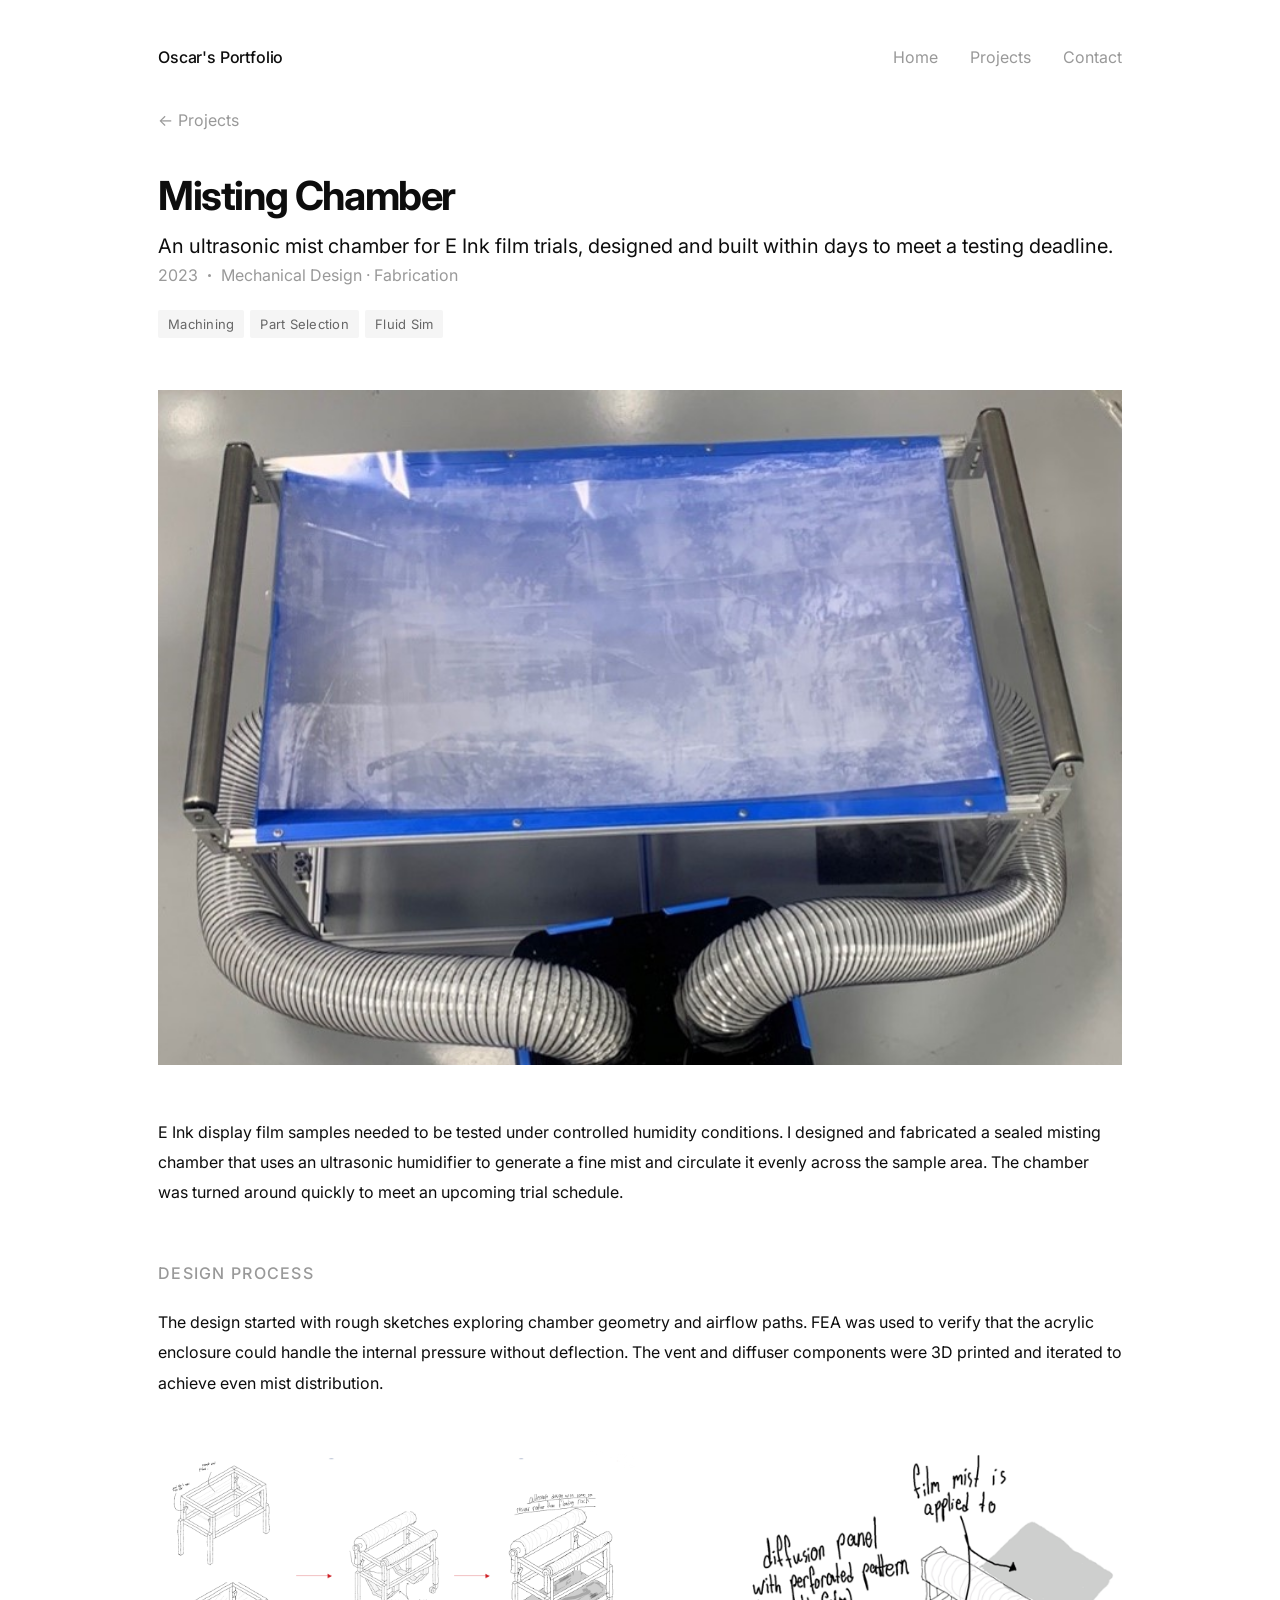
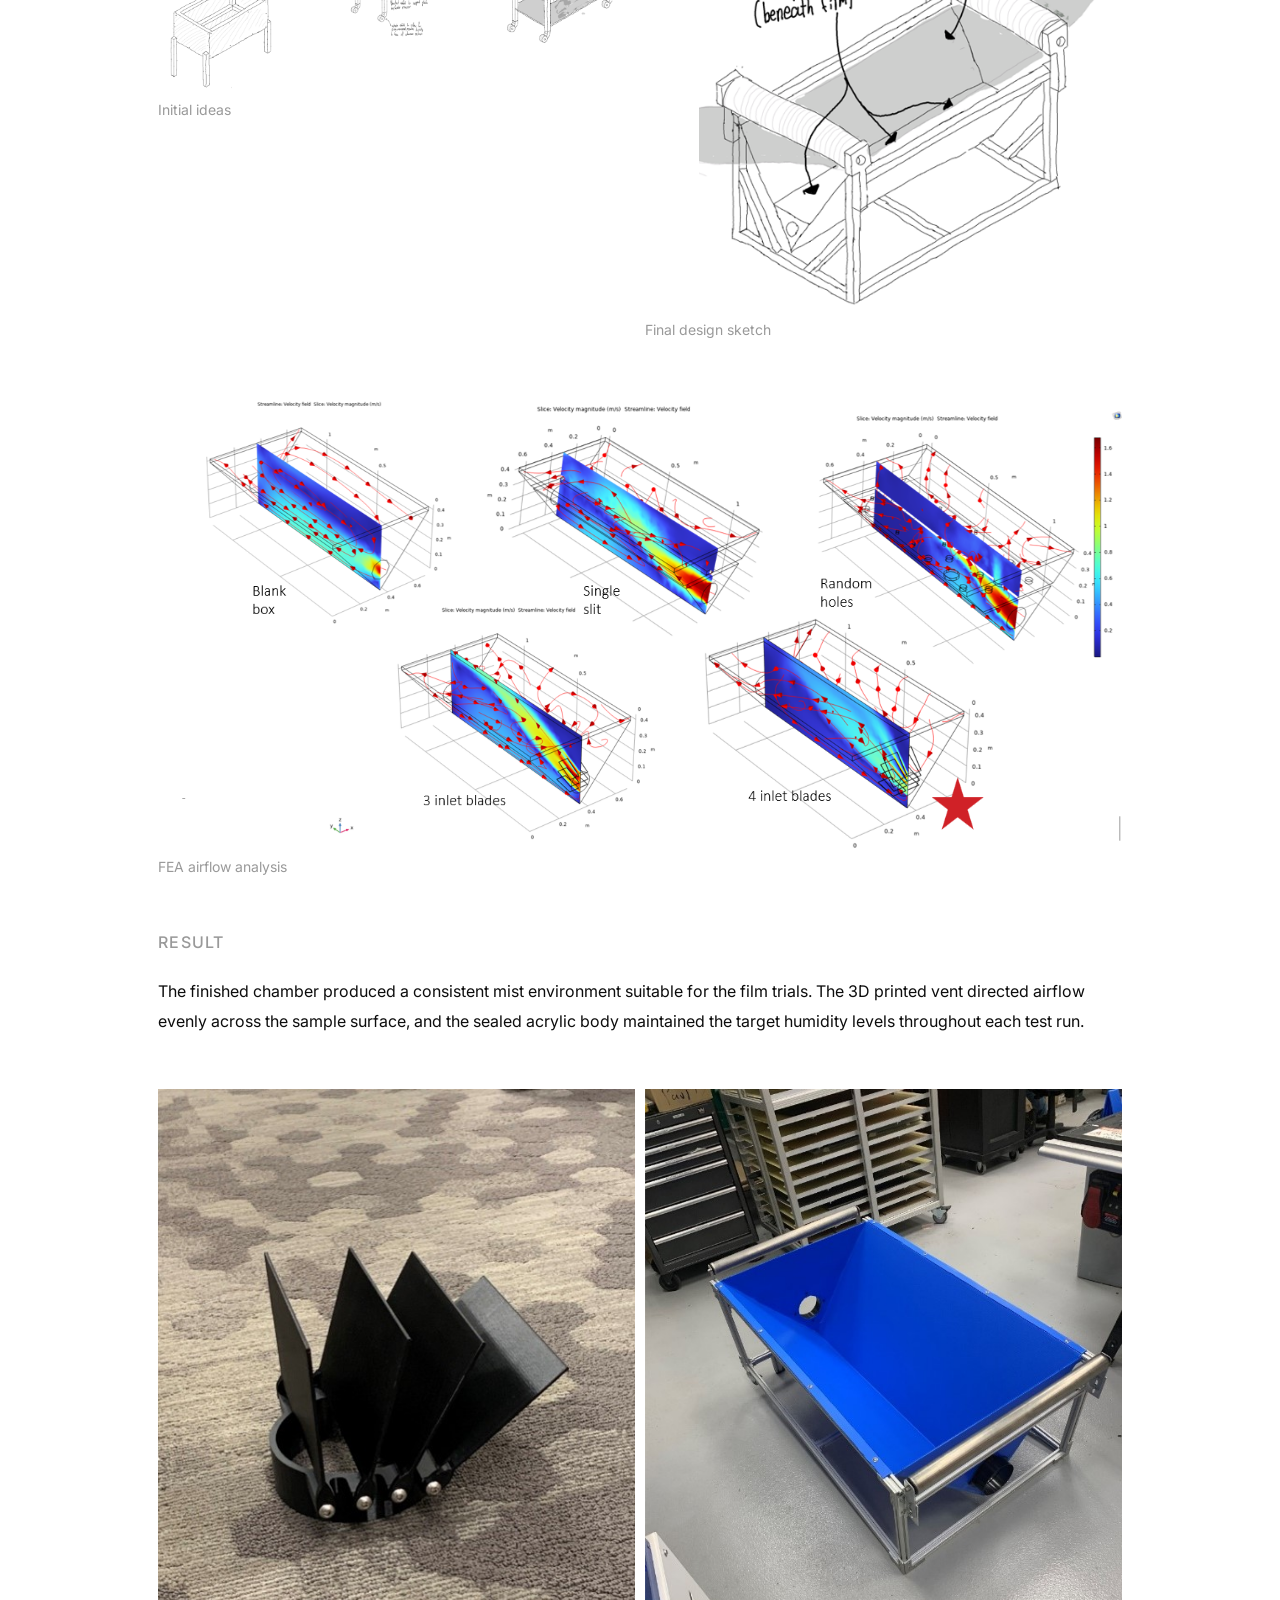
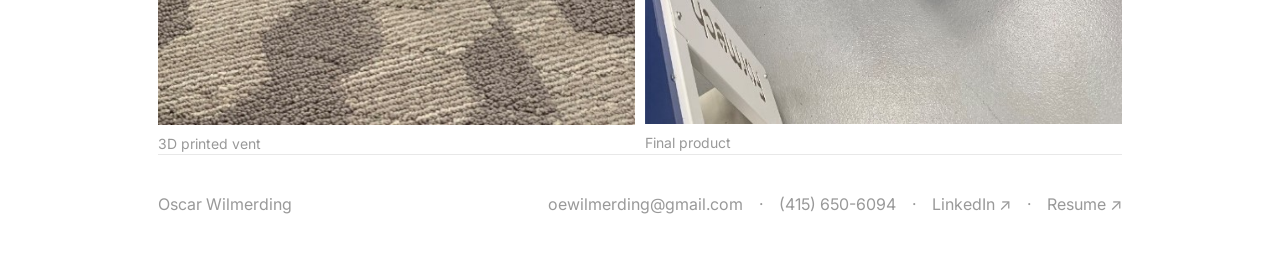
<file: projects/misting-chamber/index.html>
<!DOCTYPE html>
<html lang="en">
<head>
  <meta charset="UTF-8">
  <meta name="viewport" content="width=device-width, initial-scale=1.0">
  <title>Misting Chamber — Oscar Wilmerding</title>
  <link rel="preconnect" href="https://fonts.googleapis.com">
  <link rel="preconnect" href="https://fonts.gstatic.com" crossorigin>
  <link href="https://fonts.googleapis.com/css2?family=Inter:wght@400;500&display=swap" rel="stylesheet">
  <link rel="stylesheet" href="../../css/style.css?v=1776870547646">
  <link rel="icon" type="image/png" href="../../assets/favicon.png">
</head>
<body>
  <div class="container">

    <nav>
      <a href="../../index.html" class="nav-name">Oscar's Portfolio</a>
      <div class="nav-links">
        <a href="../../index.html">Home</a>
        <div class="nav-dropdown-wrap">
          <a href="../index.html" class="nav-dropdown-trigger" style="text-decoration:none">Projects</a>
          <div class="nav-dropdown-menu">
            <a href="../robotic-mural-printer/index.html">Robotic Mural Printer</a>
            <a href="../morphing-hydrofoil/index.html">Morphing Hydrofoil</a>
            <a href="../small-wall-printer/index.html">Small Wall Printer</a>
            <a href="../ai-camera/index.html">AI Camera</a>
            <a href="../kestrel-sensor/index.html">Kestrel Sensor</a>
            <a href="../robotic-arm/index.html">Robotic Arm</a>
            <a href="../misting-chamber/index.html">Misting Chamber</a>
            <a href="../golf-cart-rewiring/index.html">Golf Cart Rewiring</a>
            <a href="../3d-modeling/index.html">3D Modeling at Northeastern</a>
          </div>
        </div>
        <a href="../../contact/index.html">Contact</a>
      </div>
    </nav>

    <a href="../../index.html" class="back-link">Projects</a>

    <div class="project-header">
      <h1 class="project-title">Misting Chamber</h1>
      <p class="project-subtitle">An ultrasonic mist chamber for E Ink film trials, designed and built within days to meet a testing deadline.</p>
      <div class="project-meta">
        <span>2023</span>
        <span class="project-meta-dot"></span>
        <span>Mechanical Design · Fabrication</span>
      </div>
      <div class="project-skills">
        <span class="tag">Machining</span>
        <span class="tag">Part Selection</span>
        <span class="tag">Fluid Sim</span>
      </div>
    </div>

    <div class="media-full">
      <img src="assets/images/primary/cover.jpg" alt="Misting Chamber" style="object-fit:cover; object-position:top; max-height:75vh; width:100%">
    </div>

    <div class="body-block">
      <p class="body-text">E Ink display film samples needed to be tested under controlled humidity conditions. I designed and fabricated a sealed misting chamber that uses an ultrasonic humidifier to generate a fine mist and circulate it evenly across the sample area. The chamber was turned around quickly to meet an upcoming trial schedule.</p>
    </div>

    <div class="body-block">
      <div class="body-label">Design Process</div>
      <p class="body-text">The design started with rough sketches exploring chamber geometry and airflow paths. FEA was used to verify that the acrylic enclosure could handle the internal pressure without deflection. The vent and diffuser components were 3D printed and iterated to achieve even mist distribution.</p>
    </div>

    <div class="media-grid">
      <div class="media-item">
        <img src="assets/images/secondary/initial ideas.png" alt="Initial design ideas">
        <div class="caption">Initial ideas</div>
      </div>
      <div class="media-item">
        <img src="assets/images/secondary/final design sketch.png" alt="Final design sketch">
        <div class="caption">Final design sketch</div>
      </div>
    </div>

    <div class="media-full">
      <img src="assets/images/secondary/FEA airflow analysis.png" alt="FEA airflow analysis">
      <div class="caption">FEA airflow analysis</div>
    </div>

    <div class="body-block">
      <div class="body-label">Result</div>
      <p class="body-text">The finished chamber produced a consistent mist environment suitable for the film trials. The 3D printed vent directed airflow evenly across the sample surface, and the sealed acrylic body maintained the target humidity levels throughout each test run.</p>
    </div>

    <div class="media-grid">
      <div class="media-item">
        <img src="assets/images/secondary/3d printed vent.jpg" alt="3D printed vent component">
        <div class="caption">3D printed vent</div>
      </div>
      <div class="media-item">
        <img src="assets/images/secondary/final product.jpg" alt="Final misting chamber">
        <div class="caption">Final product</div>
      </div>
    </div>

    <footer>
      <div class="footer-inner">
        <span class="footer-name">Oscar Wilmerding</span>
        <div class="footer-links">
          <a href="mailto:oewilmerding@gmail.com">oewilmerding@gmail.com</a>
          <span class="footer-sep">·</span>
          <span>(415) 650-6094</span>
          <span class="footer-sep">·</span>
          <a href="https://linkedin.com/in/oscar-wilmerding" target="_blank" rel="noopener">LinkedIn ↗</a>
          <span class="footer-sep">·</span>
          <a href="../../assets/resume/Oscar_Wilmerding_Resume.pdf" target="_blank">Resume ↗</a>
        </div>
      </div>
    </footer>

  </div>
  <script src="../../js/nav.js"></script>
  <script src="../../js/polish.js?v=1776870547646"></script>
  <script defer src="https://cdn.vercel-insights.com/v1/script.js"></script>
</body>
</html>
</file>
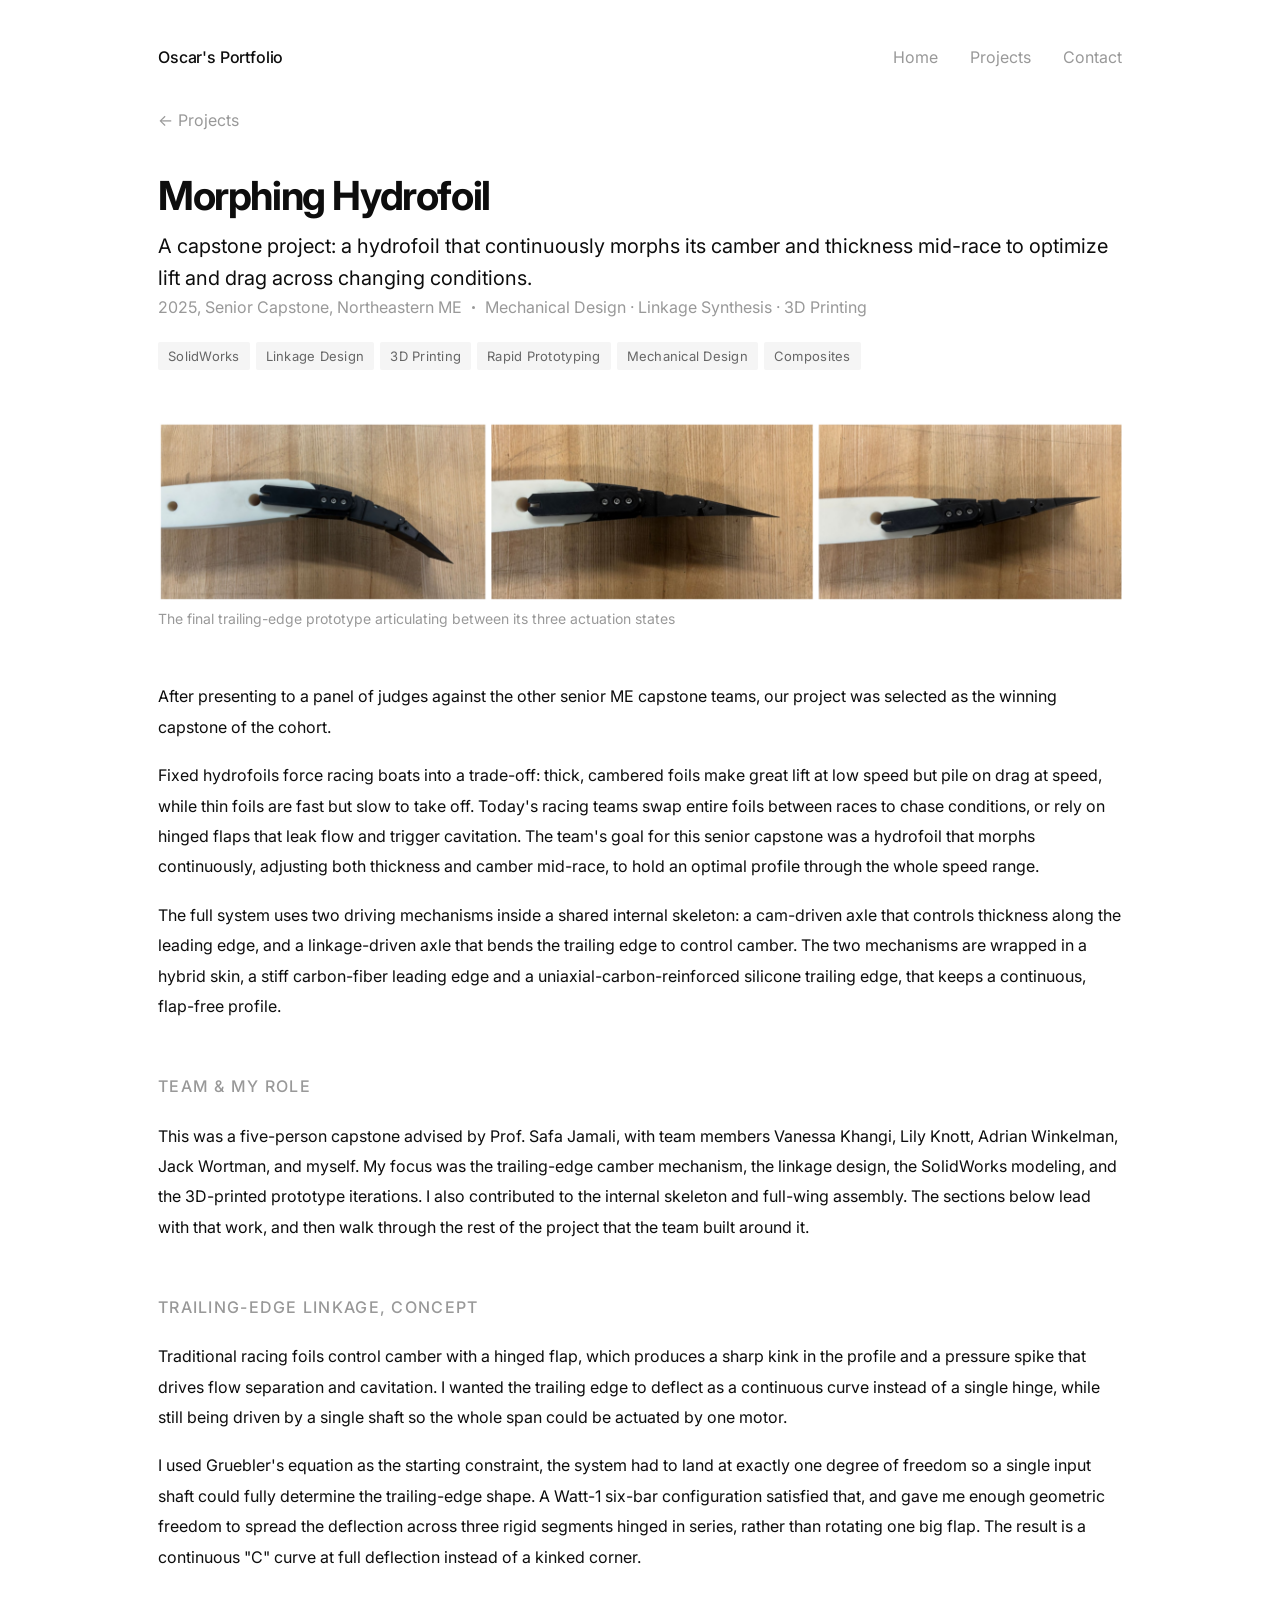
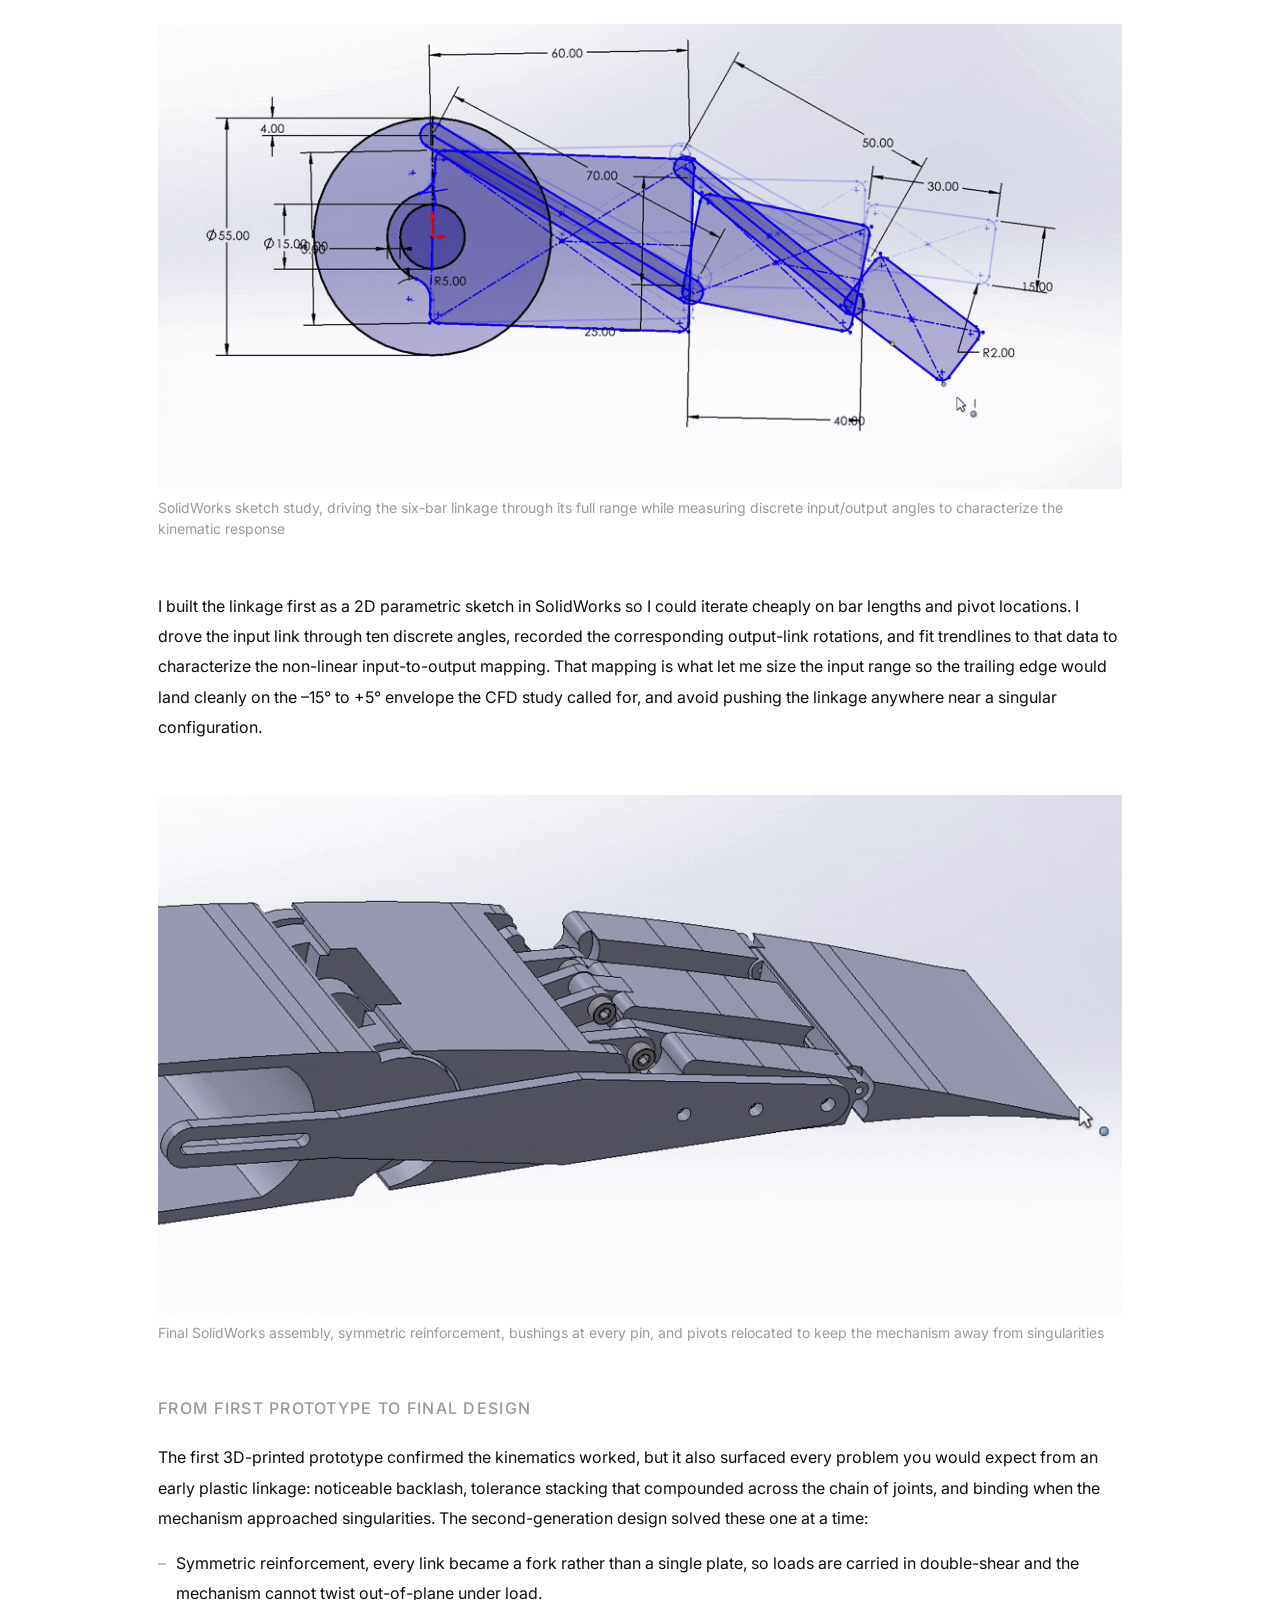
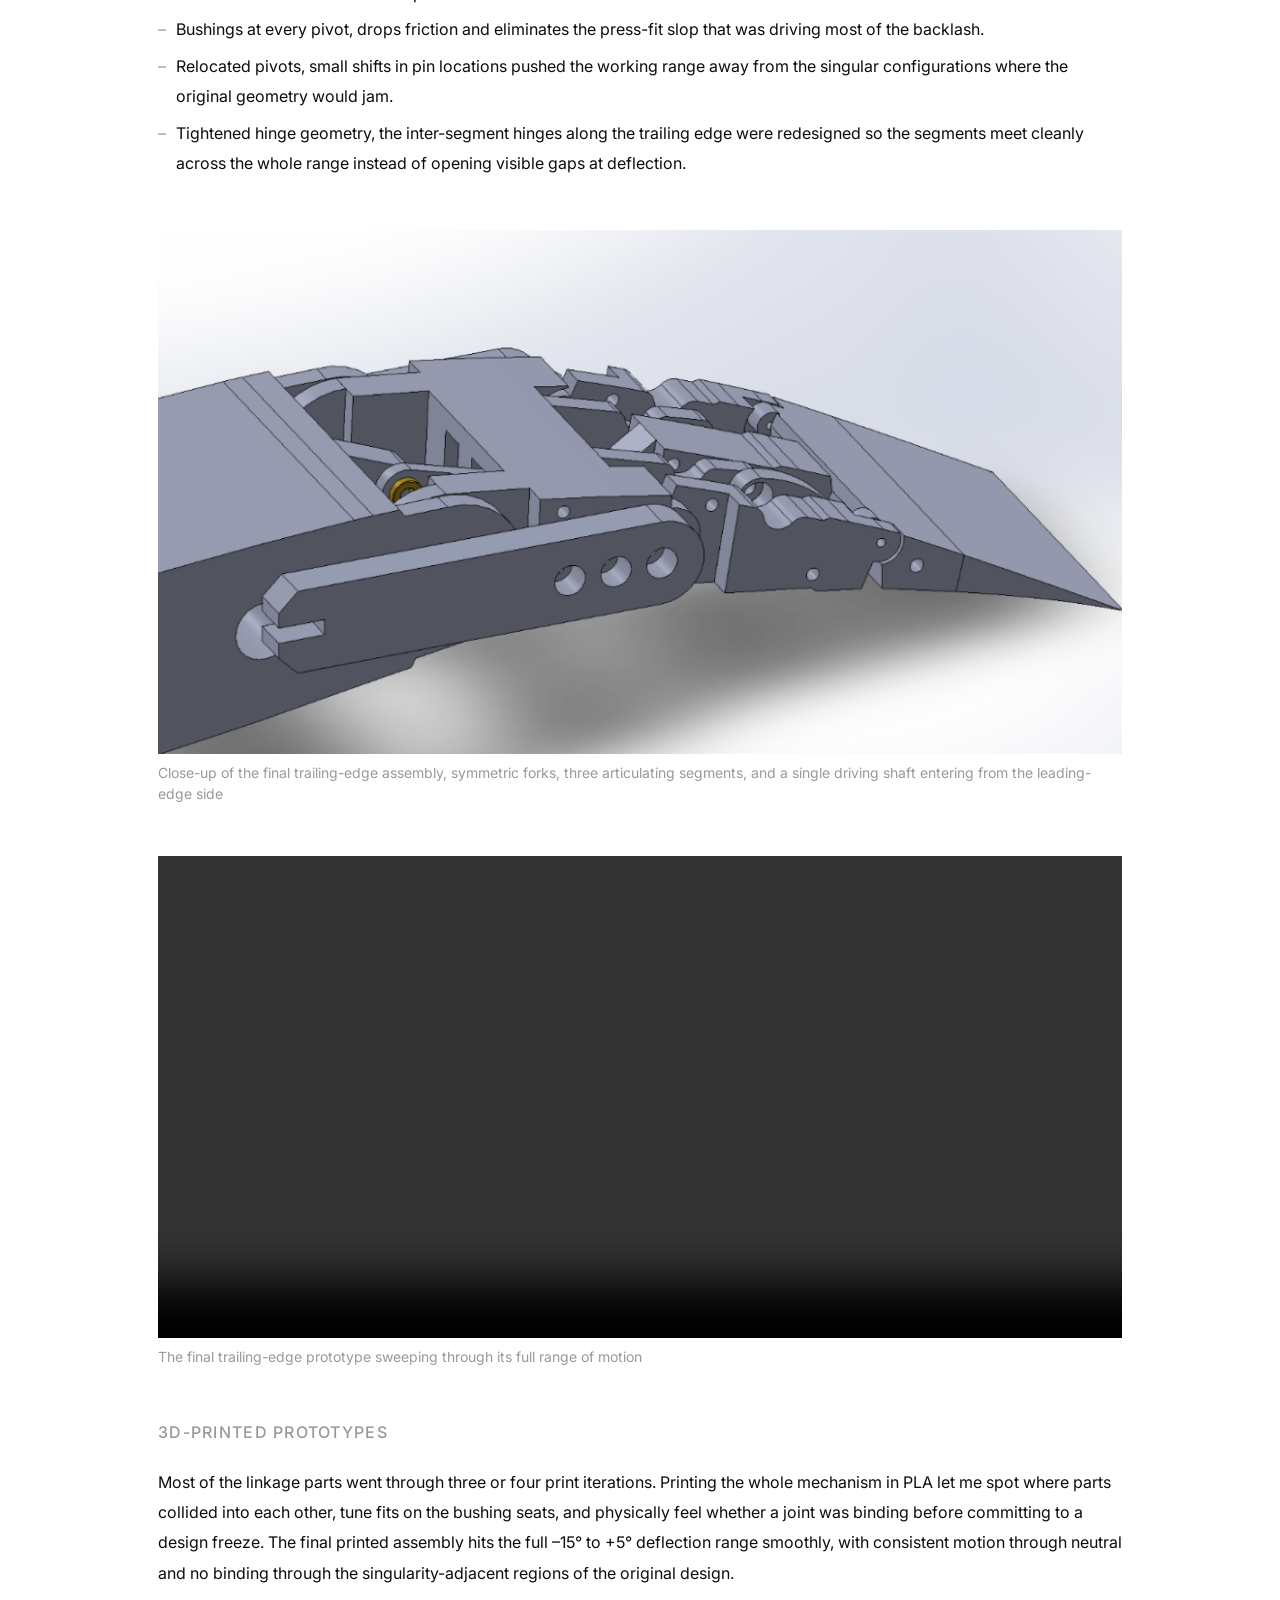
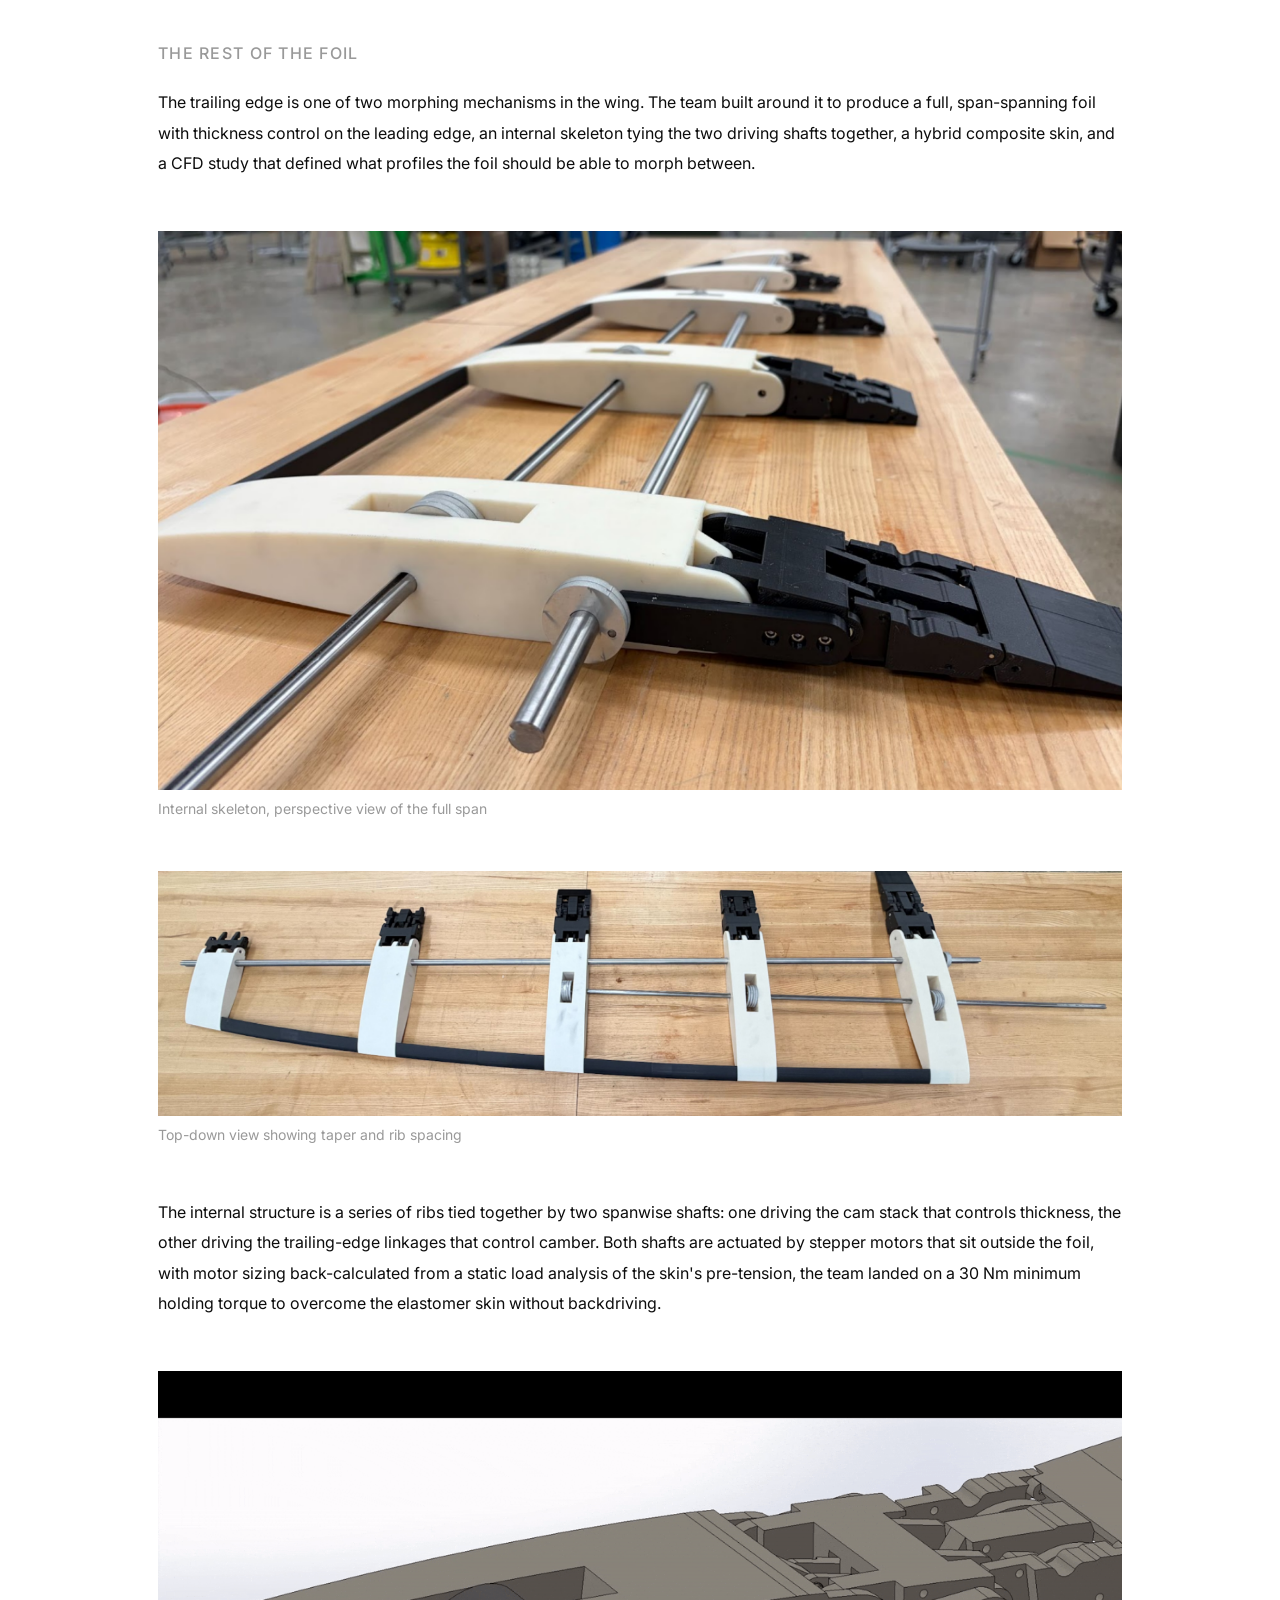
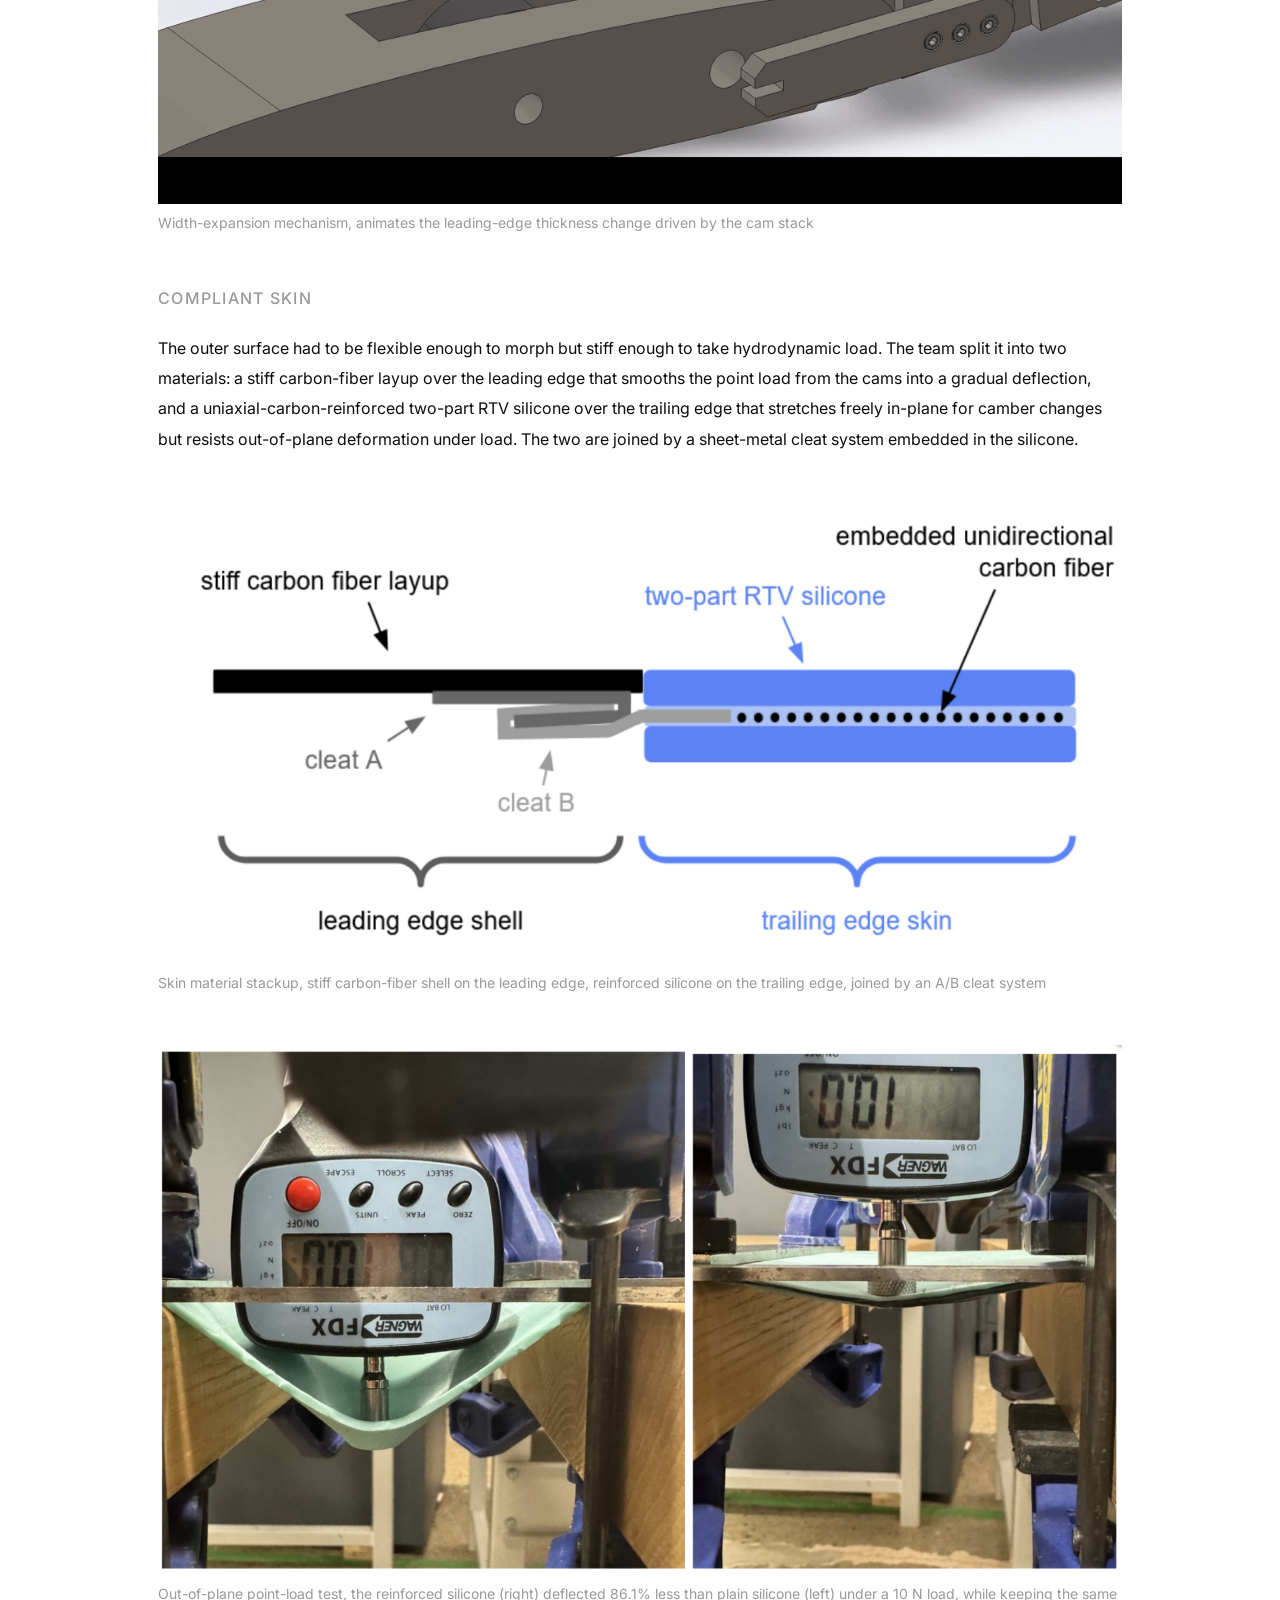
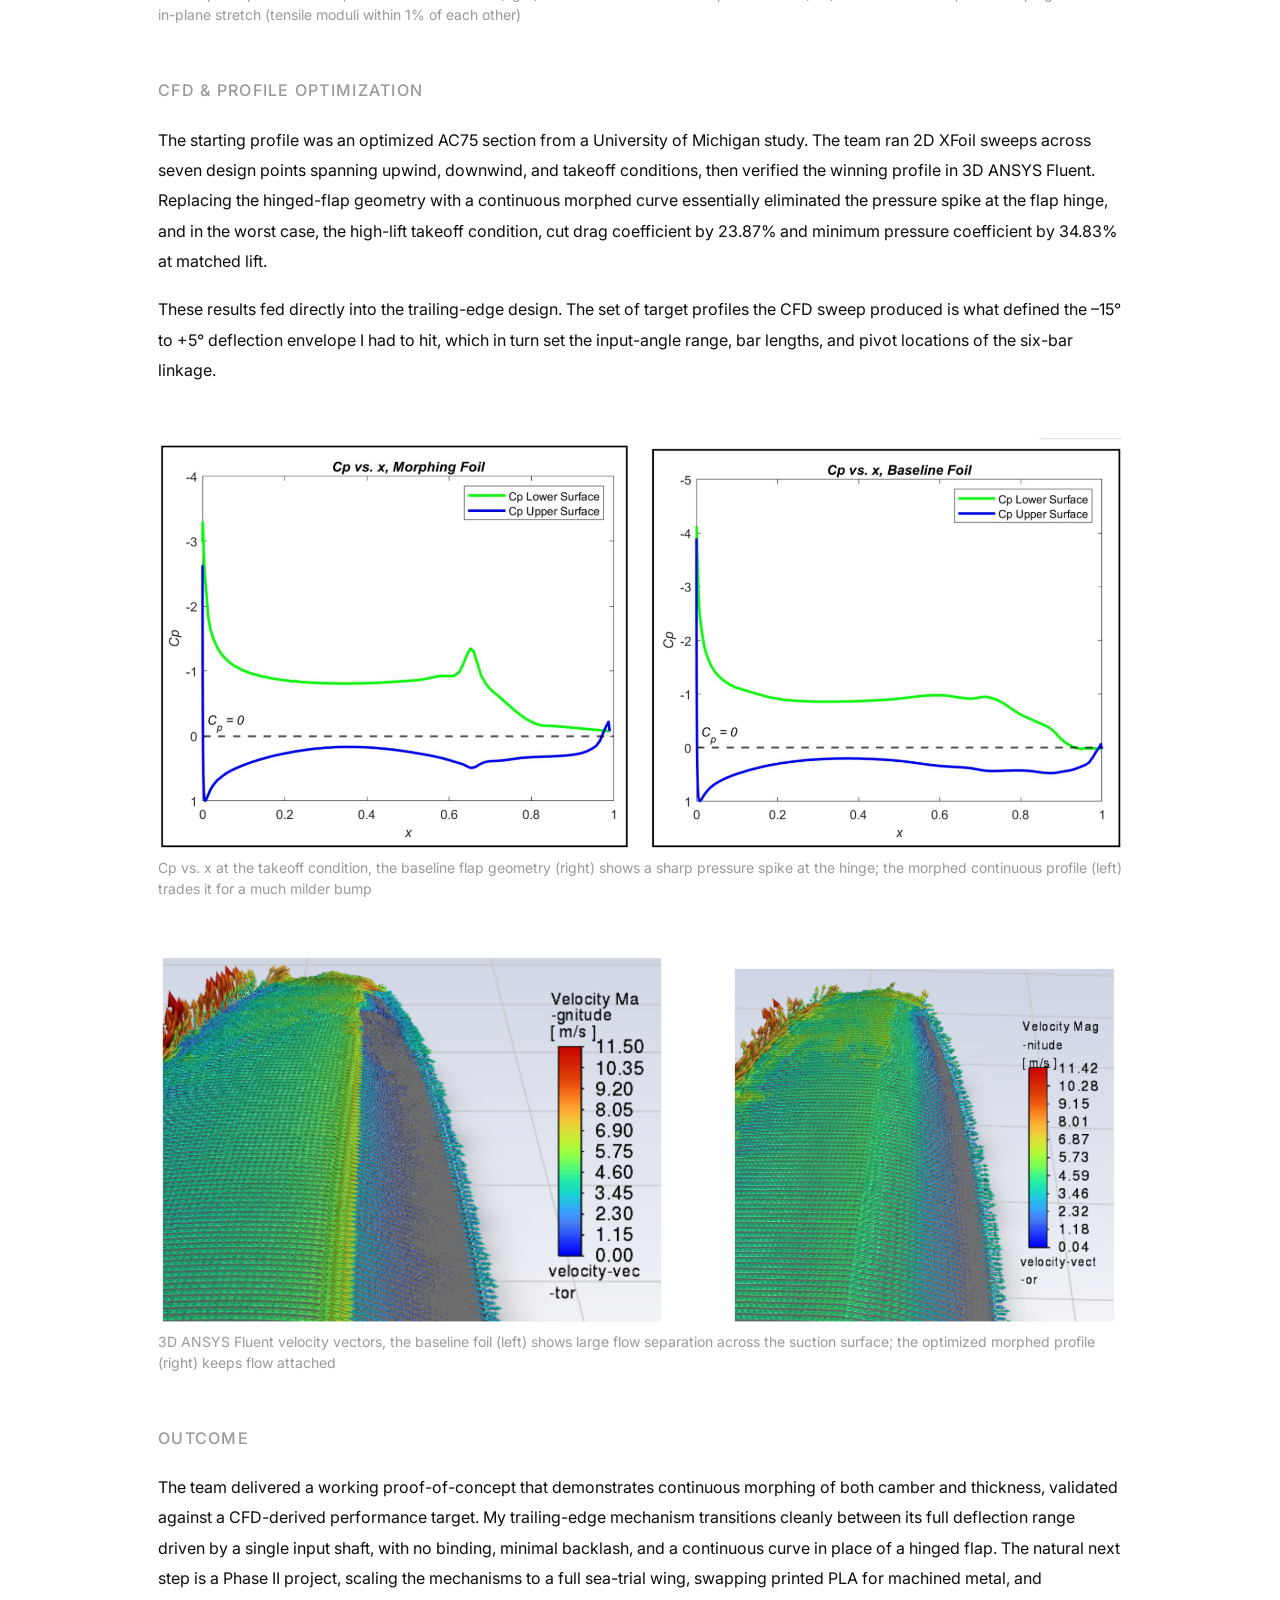
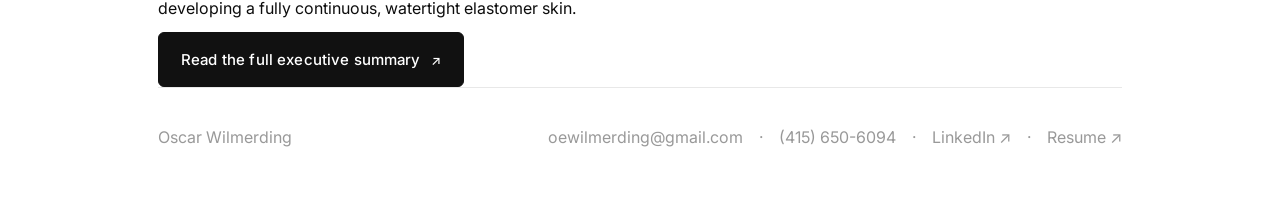
<file: projects/morphing-hydrofoil/index.html>
<!DOCTYPE html>
<html lang="en">
<head>
  <meta charset="UTF-8">
  <meta name="viewport" content="width=device-width, initial-scale=1.0">
  <title>Morphing Hydrofoil, Oscar Wilmerding</title>
  <link rel="preconnect" href="https://fonts.googleapis.com">
  <link rel="preconnect" href="https://fonts.gstatic.com" crossorigin>
  <link href="https://fonts.googleapis.com/css2?family=Inter:wght@400;500&display=swap" rel="stylesheet">
  <link rel="stylesheet" href="../../css/style.css">
  <link rel="icon" type="image/png" href="../../assets/favicon.png">
</head>
<body>
  <div class="container">

    <nav>
      <a href="../../index.html" class="nav-name">Oscar's Portfolio</a>
      <div class="nav-links">
        <a href="../../index.html">Home</a>
        <div class="nav-dropdown-wrap">
          <a href="../index.html" class="nav-dropdown-trigger" style="text-decoration:none">Projects</a>
          <div class="nav-dropdown-menu">
            <a href="../robotic-mural-printer/index.html">Robotic Mural Printer</a>
            <a href="../morphing-hydrofoil/index.html">Morphing Hydrofoil</a>
            <a href="../small-wall-printer/index.html">Small Wall Printer</a>
            <a href="../ai-camera/index.html">AI Camera</a>
            <a href="../kestrel-sensor/index.html">Kestrel Sensor</a>
            <a href="../robotic-arm/index.html">Robotic Arm</a>
            <a href="../misting-chamber/index.html">Misting Chamber</a>
            <a href="../golf-cart-rewiring/index.html">Golf Cart Rewiring</a>
            <a href="../3d-modeling/index.html">3D Modeling at Northeastern</a>
          </div>
        </div>
        <a href="../../contact/index.html">Contact</a>
      </div>
    </nav>

    <a href="../../index.html" class="back-link">Projects</a>

    <div class="project-header">
      <h1 class="project-title">Morphing Hydrofoil</h1>
      <p class="project-subtitle">A capstone project: a hydrofoil that continuously morphs its camber and thickness mid-race to optimize lift and drag across changing conditions.</p>
      <div class="project-meta">
        <span>2025, Senior Capstone, Northeastern ME</span>
        <span class="project-meta-dot"></span>
        <span>Mechanical Design · Linkage Synthesis · 3D Printing</span>
      </div>
      <div class="project-skills">
        <span class="tag">SolidWorks</span>
        <span class="tag">Linkage Design</span>
        <span class="tag">3D Printing</span>
        <span class="tag">Rapid Prototyping</span>
        <span class="tag">Mechanical Design</span>
        <span class="tag">Composites</span>
      </div>
    </div>

    <!-- Hero -->
    <div class="media-full">
      <img src="assets/images/primary/trailing-edge-3-states.png" alt="Trailing edge prototype in three actuation states">
      <div class="caption">The final trailing-edge prototype articulating between its three actuation states</div>
    </div>

  </div><!-- close container -->

  <div class="container">

    <!-- Overview -->
    <div class="body-block">
      <p class="body-text">After presenting to a panel of judges against the other senior ME capstone teams, our project was selected as the winning capstone of the cohort.</p>
      <p class="body-text">Fixed hydrofoils force racing boats into a trade-off: thick, cambered foils make great lift at low speed but pile on drag at speed, while thin foils are fast but slow to take off. Today's racing teams swap entire foils between races to chase conditions, or rely on hinged flaps that leak flow and trigger cavitation. The team's goal for this senior capstone was a hydrofoil that morphs continuously, adjusting both thickness and camber mid-race, to hold an optimal profile through the whole speed range.</p>
      <p class="body-text">The full system uses two driving mechanisms inside a shared internal skeleton: a cam-driven axle that controls thickness along the leading edge, and a linkage-driven axle that bends the trailing edge to control camber. The two mechanisms are wrapped in a hybrid skin, a stiff carbon-fiber leading edge and a uniaxial-carbon-reinforced silicone trailing edge, that keeps a continuous, flap-free profile.</p>
    </div>

    <!-- Team / context -->
    <div class="body-block">
      <div class="body-label">Team & My Role</div>
      <p class="body-text">This was a five-person capstone advised by Prof. Safa Jamali, with team members Vanessa Khangi, Lily Knott, Adrian Winkelman, Jack Wortman, and myself. My focus was the trailing-edge camber mechanism, the linkage design, the SolidWorks modeling, and the 3D-printed prototype iterations. I also contributed to the internal skeleton and full-wing assembly. The sections below lead with that work, and then walk through the rest of the project that the team built around it.</p>
    </div>

    <!-- =========================================================
         TRAILING EDGE, MY PART
         ========================================================= -->

    <div class="body-block">
      <div class="body-label">Trailing-Edge Linkage, Concept</div>
      <p class="body-text">Traditional racing foils control camber with a hinged flap, which produces a sharp kink in the profile and a pressure spike that drives flow separation and cavitation. I wanted the trailing edge to deflect as a continuous curve instead of a single hinge, while still being driven by a single shaft so the whole span could be actuated by one motor.</p>
      <p class="body-text">I used Gruebler's equation as the starting constraint, the system had to land at exactly one degree of freedom so a single input shaft could fully determine the trailing-edge shape. A Watt-1 six-bar configuration satisfied that, and gave me enough geometric freedom to spread the deflection across three rigid segments hinged in series, rather than rotating one big flap. The result is a continuous "C" curve at full deflection instead of a kinked corner.</p>
    </div>

    <!-- SolidWorks sketch GIF, kinematic study -->
    <div class="media-full">
      <img src="assets/images/primary/trailing-edge-sketch.gif" alt="Animated SolidWorks sketch of the trailing-edge linkage kinematics">
      <div class="caption">SolidWorks sketch study, driving the six-bar linkage through its full range while measuring discrete input/output angles to characterize the kinematic response</div>
    </div>

    <div class="body-block">
      <p class="body-text">I built the linkage first as a 2D parametric sketch in SolidWorks so I could iterate cheaply on bar lengths and pivot locations. I drove the input link through ten discrete angles, recorded the corresponding output-link rotations, and fit trendlines to that data to characterize the non-linear input-to-output mapping. That mapping is what let me size the input range so the trailing edge would land cleanly on the –15° to +5° envelope the CFD study called for, and avoid pushing the linkage anywhere near a singular configuration.</p>
    </div>

    <!-- 3D model GIF -->
    <div class="media-full">
      <img src="assets/images/primary/trailing-edge-3d-model.gif" alt="SolidWorks assembly of the trailing-edge linkage articulating">
      <div class="caption">Final SolidWorks assembly, symmetric reinforcement, bushings at every pin, and pivots relocated to keep the mechanism away from singularities</div>
    </div>

    <div class="body-block">
      <div class="body-label">From First Prototype to Final Design</div>
      <p class="body-text">The first 3D-printed prototype confirmed the kinematics worked, but it also surfaced every problem you would expect from an early plastic linkage: noticeable backlash, tolerance stacking that compounded across the chain of joints, and binding when the mechanism approached singularities. The second-generation design solved these one at a time:</p>
      <ul class="body-list">
        <li>Symmetric reinforcement, every link became a fork rather than a single plate, so loads are carried in double-shear and the mechanism cannot twist out-of-plane under load.</li>
        <li>Bushings at every pivot, drops friction and eliminates the press-fit slop that was driving most of the backlash.</li>
        <li>Relocated pivots, small shifts in pin locations pushed the working range away from the singular configurations where the original geometry would jam.</li>
        <li>Tightened hinge geometry, the inter-segment hinges along the trailing edge were redesigned so the segments meet cleanly across the whole range instead of opening visible gaps at deflection.</li>
      </ul>
    </div>

    <!-- CAD screenshot -->
    <div class="media-full">
      <img src="assets/images/primary/trailing-edge-cad.png" alt="Close-up render of the final trailing-edge CAD assembly">
      <div class="caption">Close-up of the final trailing-edge assembly, symmetric forks, three articulating segments, and a single driving shaft entering from the leading-edge side</div>
    </div>

    <!-- Video, the user's trailing edge video -->
    <div class="media-full">
      <video
        src="https://media.oscarwilmerding.com/NewTEVid.mp4"
        controls
        playsinline
        muted
        preload="metadata"
      ></video>
      <div class="caption">The final trailing-edge prototype sweeping through its full range of motion</div>
    </div>

    <!-- 3 actuation states already shown as hero - skip duplicate, do print -->
    <div class="body-block">
      <div class="body-label">3D-Printed Prototypes</div>
      <p class="body-text">Most of the linkage parts went through three or four print iterations. Printing the whole mechanism in PLA let me spot where parts collided into each other, tune fits on the bushing seats, and physically feel whether a joint was binding before committing to a design freeze. The final printed assembly hits the full –15° to +5° deflection range smoothly, with consistent motion through neutral and no binding through the singularity-adjacent regions of the original design.</p>
    </div>

    <!-- =========================================================
         FULL PROJECT, REST OF THE TEAM'S WORK
         ========================================================= -->

    <div class="body-block">
      <div class="body-label">The Rest of the Foil</div>
      <p class="body-text">The trailing edge is one of two morphing mechanisms in the wing. The team built around it to produce a full, span-spanning foil with thickness control on the leading edge, an internal skeleton tying the two driving shafts together, a hybrid composite skin, and a CFD study that defined what profiles the foil should be able to morph between.</p>
    </div>

    <!-- Wing skeleton -->
    <div class="media-full">
      <img src="assets/images/secondary/wing-skeleton-perspective.png" alt="Perspective view of the full wing internal skeleton">
      <div class="caption">Internal skeleton, perspective view of the full span</div>
    </div>

    <div class="media-full">
      <img src="assets/images/secondary/wing-skeleton-topdown.png" alt="Top-down view of the full wing internal skeleton">
      <div class="caption">Top-down view showing taper and rib spacing</div>
    </div>

    <div class="body-block">
      <p class="body-text">The internal structure is a series of ribs tied together by two spanwise shafts: one driving the cam stack that controls thickness, the other driving the trailing-edge linkages that control camber. Both shafts are actuated by stepper motors that sit outside the foil, with motor sizing back-calculated from a static load analysis of the skin's pre-tension, the team landed on a 30 Nm minimum holding torque to overcome the elastomer skin without backdriving.</p>
    </div>

    <!-- Width expansion piece, cropped to remove black bars -->
    <div class="media-full">
      <div style="overflow:hidden; aspect-ratio: 1200 / 540;">
        <img src="assets/images/secondary/width-expansion-piece.gif" alt="Width-expansion mechanism animating in SolidWorks" style="width:100%; display:block; margin-top:-5.625%;">
      </div>
      <div class="caption">Width-expansion mechanism, animates the leading-edge thickness change driven by the cam stack</div>
    </div>

    <!-- Skin -->
    <div class="body-block">
      <div class="body-label">Compliant Skin</div>
      <p class="body-text">The outer surface had to be flexible enough to morph but stiff enough to take hydrodynamic load. The team split it into two materials: a stiff carbon-fiber layup over the leading edge that smooths the point load from the cams into a gradual deflection, and a uniaxial-carbon-reinforced two-part RTV silicone over the trailing edge that stretches freely in-plane for camber changes but resists out-of-plane deformation under load. The two are joined by a sheet-metal cleat system embedded in the silicone.</p>
    </div>

    <div class="media-full">
      <img src="assets/images/secondary/skin-cross-section.png" alt="Cross-section diagram of the hybrid outer skin">
      <div class="caption">Skin material stackup, stiff carbon-fiber shell on the leading edge, reinforced silicone on the trailing edge, joined by an A/B cleat system</div>
    </div>

    <div class="media-full">
      <img src="assets/images/secondary/skin-deflection-test.png" alt="Out-of-plane point-load deflection test of plain vs reinforced silicone">
      <div class="caption">Out-of-plane point-load test, the reinforced silicone (right) deflected 86.1% less than plain silicone (left) under a 10 N load, while keeping the same in-plane stretch (tensile moduli within 1% of each other)</div>
    </div>

    <!-- CFD -->
    <div class="body-block">
      <div class="body-label">CFD &amp; Profile Optimization</div>
      <p class="body-text">The starting profile was an optimized AC75 section from a University of Michigan study. The team ran 2D XFoil sweeps across seven design points spanning upwind, downwind, and takeoff conditions, then verified the winning profile in 3D ANSYS Fluent. Replacing the hinged-flap geometry with a continuous morphed curve essentially eliminated the pressure spike at the flap hinge, and in the worst case, the high-lift takeoff condition, cut drag coefficient by 23.87% and minimum pressure coefficient by 34.83% at matched lift.</p>
      <p class="body-text">These results fed directly into the trailing-edge design. The set of target profiles the CFD sweep produced is what defined the –15° to +5° deflection envelope I had to hit, which in turn set the input-angle range, bar lengths, and pivot locations of the six-bar linkage.</p>
    </div>

    <div class="media-full">
      <img src="assets/images/secondary/cp-vs-x-graphs.png" alt="Pressure coefficient vs chord position, morphing foil vs baseline">
      <div class="caption">Cp vs. x at the takeoff condition, the baseline flap geometry (right) shows a sharp pressure spike at the hinge; the morphed continuous profile (left) trades it for a much milder bump</div>
    </div>

    <div class="media-full">
      <img src="assets/images/secondary/cfd-velocity-vectors.png" alt="3D CFD velocity vector plots, baseline vs optimized">
      <div class="caption">3D ANSYS Fluent velocity vectors, the baseline foil (left) shows large flow separation across the suction surface; the optimized morphed profile (right) keeps flow attached</div>
    </div>

    <!-- Outcome -->
    <div class="body-block">
      <div class="body-label">Outcome</div>
      <p class="body-text">The team delivered a working proof-of-concept that demonstrates continuous morphing of both camber and thickness, validated against a CFD-derived performance target. My trailing-edge mechanism transitions cleanly between its full deflection range driven by a single input shaft, with no binding, minimal backlash, and a continuous curve in place of a hinged flap. The natural next step is a Phase II project, scaling the mechanisms to a full sea-trial wing, swapping printed PLA for machined metal, and developing a fully continuous, watertight elastomer skin.</p>
    </div>

    <div class="body-block" style="display:flex; justify-content:flex-start; padding-top:8px;">
      <a
        href="https://media.oscarwilmerding.com/Final%20Executive%20Summary.docx"
        target="_blank"
        rel="noopener"
        style="
          display:inline-flex;
          align-items:center;
          gap:10px;
          padding:14px 22px;
          border:1px solid #111;
          border-radius:6px;
          background:#111;
          color:#fff;
          font-family:'Inter', sans-serif;
          font-size:15px;
          font-weight:500;
          text-decoration:none;
          letter-spacing:0.01em;
          transition:background 0.15s ease, color 0.15s ease;
        "
        onmouseover="this.style.background='#fff'; this.style.color='#111';"
        onmouseout="this.style.background='#111'; this.style.color='#fff';"
      >
        Read the full executive summary
        <span style="font-size:13px;">↗</span>
      </a>
    </div>

    <footer>
      <div class="footer-inner">
        <span class="footer-name">Oscar Wilmerding</span>
        <div class="footer-links">
          <a href="mailto:oewilmerding@gmail.com">oewilmerding@gmail.com</a>
          <span class="footer-sep">·</span>
          <span>(415) 650-6094</span>
          <span class="footer-sep">·</span>
          <a href="https://linkedin.com/in/oscar-wilmerding" target="_blank" rel="noopener">LinkedIn ↗</a>
          <span class="footer-sep">·</span>
          <a href="../../assets/resume/Oscar_Wilmerding_Resume.pdf" target="_blank">Resume ↗</a>
        </div>
      </div>
    </footer>

  </div>
  <script src="../../js/nav.js"></script>
  <script src="../../js/polish.js"></script>
  <script defer src="https://cdn.vercel-insights.com/v1/script.js"></script>
</body>
</html>
</file>
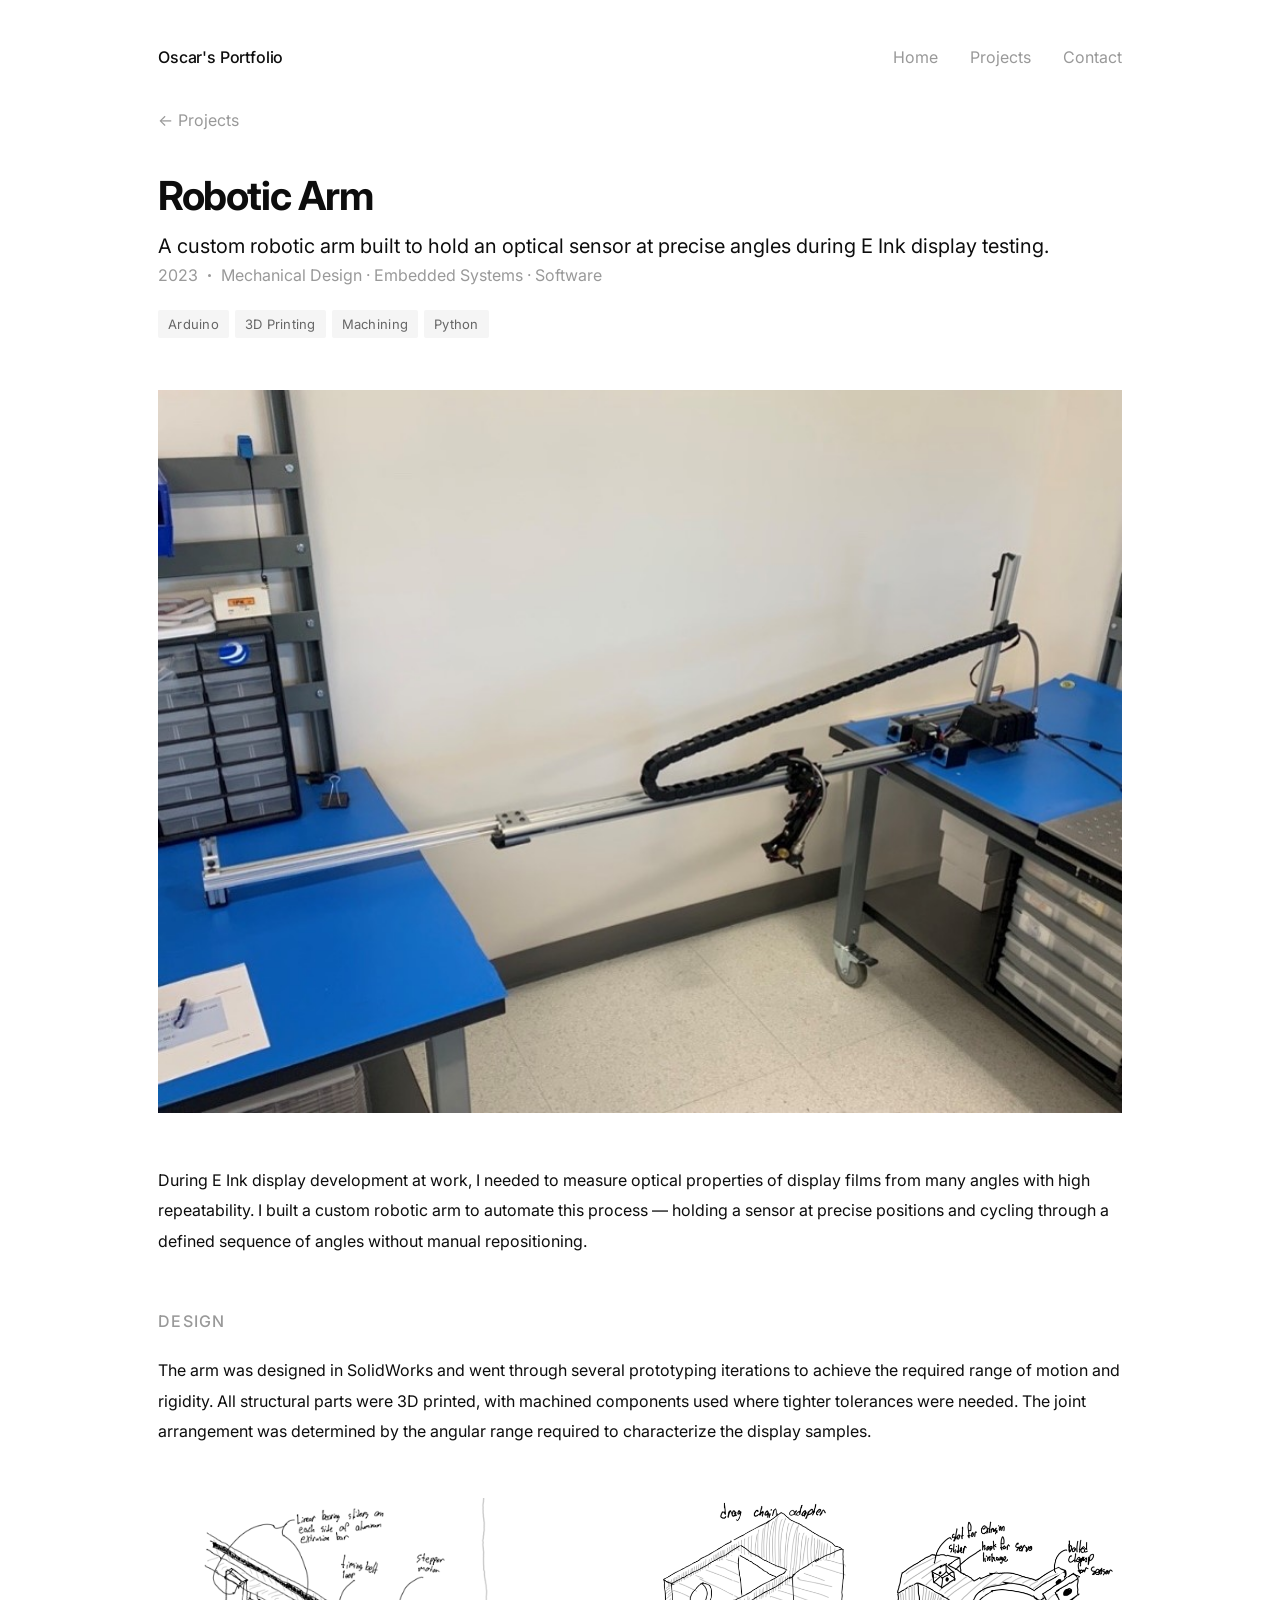
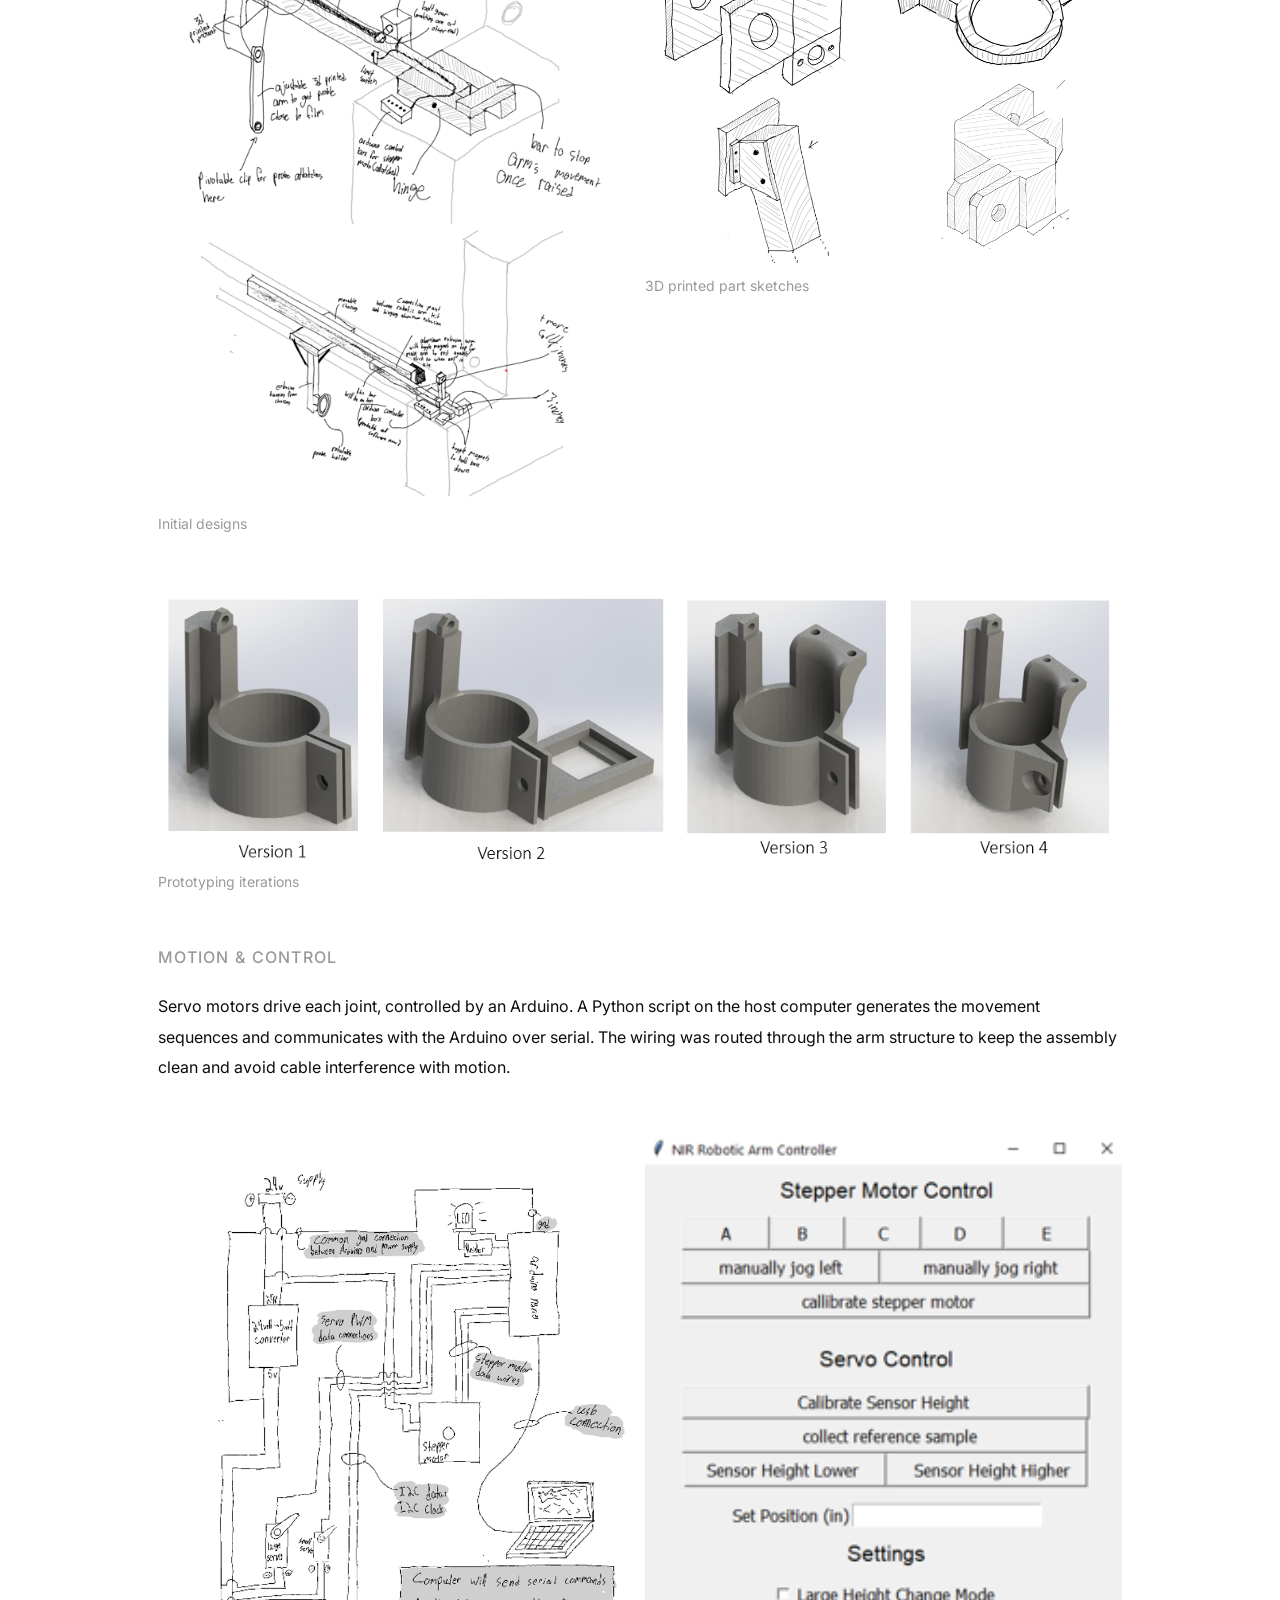
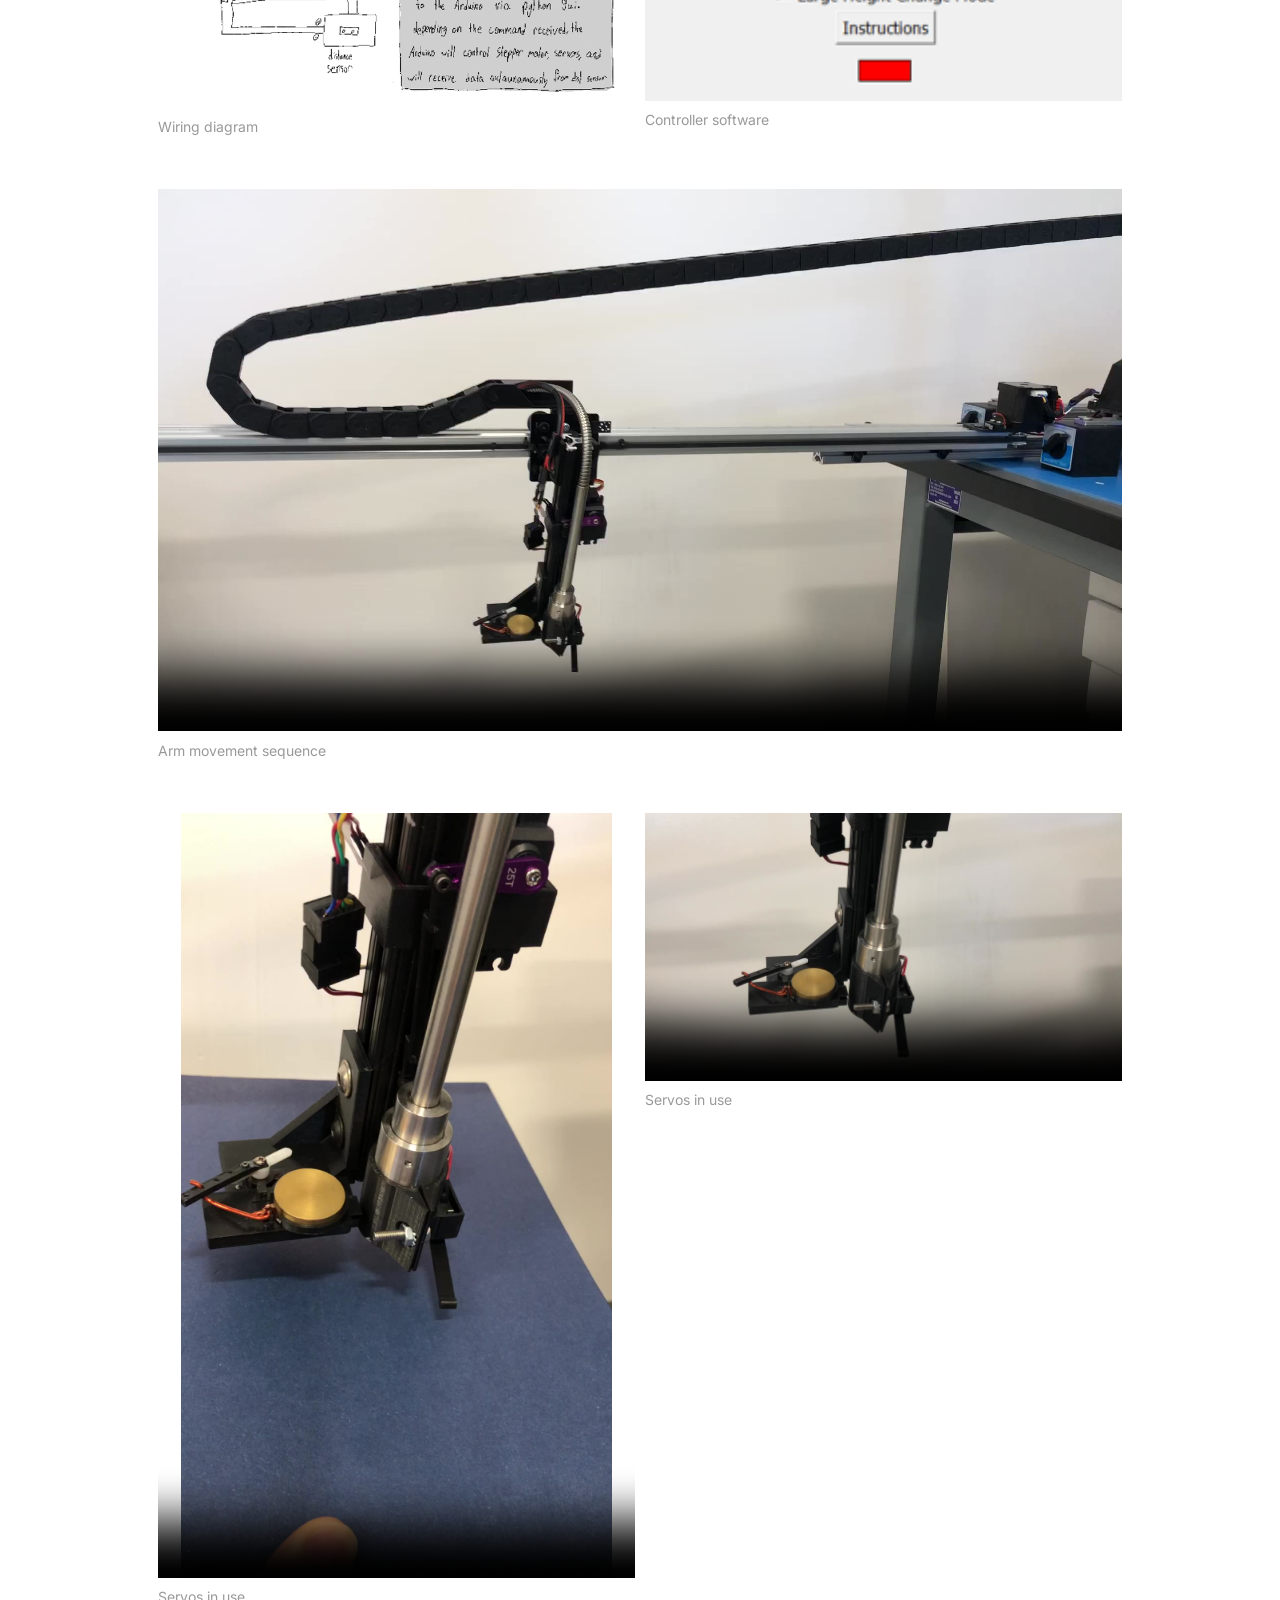
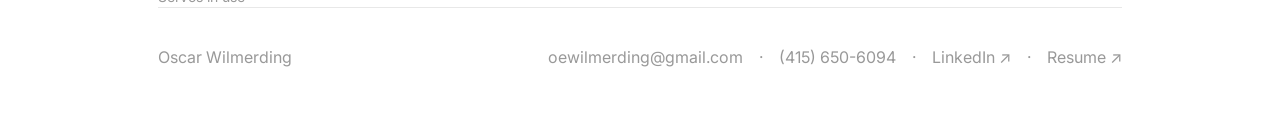
<file: projects/robotic-arm/index.html>
<!DOCTYPE html>
<html lang="en">
<head>
  <meta charset="UTF-8">
  <meta name="viewport" content="width=device-width, initial-scale=1.0">
  <title>Robotic Arm — Oscar Wilmerding</title>
  <link rel="preconnect" href="https://fonts.googleapis.com">
  <link rel="preconnect" href="https://fonts.gstatic.com" crossorigin>
  <link href="https://fonts.googleapis.com/css2?family=Inter:wght@400;500&display=swap" rel="stylesheet">
  <link rel="stylesheet" href="../../css/style.css?v=1776870547646">
  <link rel="icon" type="image/png" href="../../assets/favicon.png">
</head>
<body>
  <div class="container">

    <nav>
      <a href="../../index.html" class="nav-name">Oscar's Portfolio</a>
      <div class="nav-links">
        <a href="../../index.html">Home</a>
        <div class="nav-dropdown-wrap">
          <a href="../index.html" class="nav-dropdown-trigger" style="text-decoration:none">Projects</a>
          <div class="nav-dropdown-menu">
            <a href="../robotic-mural-printer/index.html">Robotic Mural Printer</a>
            <a href="../morphing-hydrofoil/index.html">Morphing Hydrofoil</a>
            <a href="../small-wall-printer/index.html">Small Wall Printer</a>
            <a href="../ai-camera/index.html">AI Camera</a>
            <a href="../kestrel-sensor/index.html">Kestrel Sensor</a>
            <a href="../robotic-arm/index.html">Robotic Arm</a>
            <a href="../misting-chamber/index.html">Misting Chamber</a>
            <a href="../golf-cart-rewiring/index.html">Golf Cart Rewiring</a>
            <a href="../3d-modeling/index.html">3D Modeling at Northeastern</a>
          </div>
        </div>
        <a href="../../contact/index.html">Contact</a>
      </div>
    </nav>

    <a href="../../index.html" class="back-link">Projects</a>

    <div class="project-header">
      <h1 class="project-title">Robotic Arm</h1>
      <p class="project-subtitle">A custom robotic arm built to hold an optical sensor at precise angles during E Ink display testing.</p>
      <div class="project-meta">
        <span>2023</span>
        <span class="project-meta-dot"></span>
        <span>Mechanical Design · Embedded Systems · Software</span>
      </div>
      <div class="project-skills">
        <span class="tag">Arduino</span>
        <span class="tag">3D Printing</span>
        <span class="tag">Machining</span>
        <span class="tag">Python</span>
      </div>
    </div>

    <div class="media-full">
      <img src="assets/images/primary/cover.jpg" alt="Robotic Arm">
    </div>

    <div class="body-block">
      <p class="body-text">During E Ink display development at work, I needed to measure optical properties of display films from many angles with high repeatability. I built a custom robotic arm to automate this process — holding a sensor at precise positions and cycling through a defined sequence of angles without manual repositioning.</p>
    </div>

    <div class="body-block">
      <div class="body-label">Design</div>
      <p class="body-text">The arm was designed in SolidWorks and went through several prototyping iterations to achieve the required range of motion and rigidity. All structural parts were 3D printed, with machined components used where tighter tolerances were needed. The joint arrangement was determined by the angular range required to characterize the display samples.</p>
    </div>

    <div class="media-grid">
      <div class="media-item">
        <img src="assets/images/secondary/initial designs.png" alt="Initial arm designs">
        <div class="caption">Initial designs</div>
      </div>
      <div class="media-item">
        <img src="assets/images/secondary/3d printed part sketches.png" alt="3D printed part sketches">
        <div class="caption">3D printed part sketches</div>
      </div>
    </div>

    <div class="media-full">
      <img src="assets/images/secondary/prototyping iterations.png" alt="Prototyping iterations">
      <div class="caption">Prototyping iterations</div>
    </div>

    <div class="body-block">
      <div class="body-label">Motion &amp; Control</div>
      <p class="body-text">Servo motors drive each joint, controlled by an Arduino. A Python script on the host computer generates the movement sequences and communicates with the Arduino over serial. The wiring was routed through the arm structure to keep the assembly clean and avoid cable interference with motion.</p>
    </div>

    <div class="media-grid">
      <div class="media-item">
        <img src="assets/images/secondary/wiring diagram.png" alt="Wiring diagram">
        <div class="caption">Wiring diagram</div>
      </div>
      <div class="media-item">
        <img src="assets/images/secondary/controller software.png" alt="Controller software">
        <div class="caption">Controller software</div>
      </div>
    </div>

    <div class="media-full">
      <video
        src="https://media.oscarwilmerding.com/arm-movement.mp4"
        poster="assets/images/secondary/arm movement poster.jpg"
        controls playsinline muted preload="none"
      ></video>
      <div class="caption">Arm movement sequence</div>
    </div>

    <div class="media-grid">
      <div class="media-item">
        <video
          src="https://media.oscarwilmerding.com/servos-in-use-1.mp4"
          poster="assets/images/secondary/servos poster 1.jpg"
          controls playsinline muted preload="none"
        ></video>
        <div class="caption">Servos in use</div>
      </div>
      <div class="media-item">
        <video
          src="https://media.oscarwilmerding.com/servos-in-use-2.mp4"
          poster="assets/images/secondary/servos poster 2.jpg"
          controls playsinline muted preload="none"
        ></video>
        <div class="caption">Servos in use</div>
      </div>
    </div>

    <footer>
      <div class="footer-inner">
        <span class="footer-name">Oscar Wilmerding</span>
        <div class="footer-links">
          <a href="mailto:oewilmerding@gmail.com">oewilmerding@gmail.com</a>
          <span class="footer-sep">·</span>
          <span>(415) 650-6094</span>
          <span class="footer-sep">·</span>
          <a href="https://linkedin.com/in/oscar-wilmerding" target="_blank" rel="noopener">LinkedIn ↗</a>
          <span class="footer-sep">·</span>
          <a href="../../assets/resume/Oscar_Wilmerding_Resume.pdf" target="_blank">Resume ↗</a>
        </div>
      </div>
    </footer>

  </div>
  <script src="../../js/nav.js"></script>
  <script src="../../js/polish.js?v=1776870547646"></script>
  <script defer src="https://cdn.vercel-insights.com/v1/script.js"></script>
</body>
</html>
</file>
<file: css/style.css>
*, *::before, *::after {
  box-sizing: border-box;
  margin: 0;
  padding: 0;
}

:root {
  --text: #0d0d0d;
  --muted: #999;
  --muted-dark: #666;
  --bg: #fff;
  --border: #e8e8e8;
  --tag-bg: #f5f5f5;
  --font: "Inter", system-ui, -apple-system, "Helvetica Neue", Arial, sans-serif;
}

html {
  scroll-behavior: smooth;
}

body {
  font-family: var(--font);
  background: var(--bg);
  color: var(--text);
  font-size: 16px;
  line-height: 1.7;
  -webkit-font-smoothing: antialiased;
}

a {
  color: inherit;
  text-decoration: none;
}

img {
  display: block;
  max-width: 100%;
  height: auto;       /* never stretch images */
}

video {
  display: block;
  max-width: 100%;
  max-height: 85vh;   /* portrait videos won't overflow the viewport */
  width: auto;        /* shrink width proportionally when height is the constraint */
  margin: 0 auto;     /* keep centered when width is less than container */
}

/* ─── Layout ───────────────────────────────────────────────── */

.container {
  max-width: 1060px;
  margin: 0 auto;
  padding: 0 48px;
}

/* ─── Navigation ────────────────────────────────────────────── */

nav {
  display: flex;
  justify-content: space-between;
  align-items: baseline;
  padding: 44px 0 0;
  position: relative;
}

.nav-name {
  font-size: 16px;
  font-weight: 500;
  letter-spacing: -0.01em;
  transition: opacity 0.15s;
}

.nav-name:hover {
  opacity: 0.5;
}

.nav-links {
  display: flex;
  align-items: baseline;
  gap: 32px;
}

.nav-links a {
  font-size: 16px;
  color: var(--muted);
  transition: color 0.15s;
}

.nav-links a:hover {
  color: var(--text);
}

/* Dropdown */
.nav-dropdown-wrap {
  position: relative;
}

.nav-dropdown-trigger {
  font-size: 16px;
  color: var(--muted);
  cursor: pointer;
  transition: color 0.15s;
  user-select: none;
}

.nav-dropdown-wrap:hover .nav-dropdown-trigger {
  color: var(--text);
}

.nav-dropdown-menu {
  position: absolute;
  top: 100%;
  right: 0;
  background: #fff;
  border: 1px solid var(--border);
  min-width: 220px;
  display: none;
  z-index: 200;
}

.nav-dropdown-wrap:hover .nav-dropdown-menu {
  display: block;
}

.nav-dropdown-menu.open {
  display: block;
}

.nav-dropdown-menu a {
  display: block;
  padding: 12px 18px;
  font-size: 16px;
  color: var(--text);
  border-bottom: 1px solid var(--border);
  transition: background 0.1s;
}

.nav-dropdown-menu a:last-child {
  border-bottom: none;
}

.nav-dropdown-menu a:hover {
  background: #fafafa;
}

.nav-dropdown-inactive {
  display: block;
  padding: 12px 18px;
  font-size: 16px;
  color: #ccc;
  border-bottom: 1px solid var(--border);
  cursor: default;
}

.nav-dropdown-inactive:last-child {
  border-bottom: none;
}

/* ─── Sections ──────────────────────────────────────────────── */

.section {
  padding: 72px 0;
  border-top: 1px solid var(--border);
}

.section:first-of-type {
  border-top: none;
  padding-top: 80px;
}

.section-label {
  font-size: 13px;
  font-weight: 500;
  letter-spacing: 0.08em;
  text-transform: uppercase;
  color: var(--muted);
  margin-bottom: 28px;
}

/* ─── About ─────────────────────────────────────────────────── */

.about-photo-wrap {
  display: flex;
  justify-content: center;
  margin-bottom: 40px;
}

.profile-photo {
  width: 340px;
  height: auto;
  display: block;
}

.about-text {
  font-size: 17px;
  line-height: 1.85;
  color: var(--text);
}

.about-text + .about-text {
  margin-top: 16px;
}

/* ─── Project List ──────────────────────────────────────────── */

.project-list {
  list-style: none;
}

.project-row {
  display: grid;
  grid-template-columns: 64px 1fr 360px;
  column-gap: 28px;
  padding: 26px 0;
  border-bottom: 1px solid var(--border);
  align-items: start;
  transition: background 0.12s;
  color: inherit;
  text-decoration: none;
  cursor: pointer;
}

.project-row:first-child {
  border-top: 1px solid var(--border);
}

.project-row:hover {
  background: #fafafa;
  margin: 0 -16px;
  padding-left: 16px;
  padding-right: 16px;
}

.project-year {
  font-size: 16px;
  color: var(--muted);
  padding-top: 2px;
  font-variant-numeric: tabular-nums;
}

.project-info {
  min-width: 0;
}

.project-name {
  font-size: 16px;
  font-weight: 500;
  display: block;
}

.project-row:hover .project-name:not(.inactive) {
  text-decoration: underline;
  text-underline-offset: 3px;
}

.project-name.inactive {
  color: #bbb;
  cursor: default;
}

.project-desc {
  font-size: 16px;
  color: var(--muted);
  margin-top: 4px;
}

.project-tags-row {
  display: flex;
  flex-wrap: wrap;
  gap: 5px;
  margin-top: 12px;
}

.tag {
  font-size: 13px;
  letter-spacing: 0.02em;
  color: var(--muted-dark);
  background: var(--tag-bg);
  padding: 3px 10px;
  border-radius: 2px;
}

.project-thumb {
  width: 360px;
  height: 260px;
  object-fit: cover;
  object-position: center;
}

.project-thumb-placeholder {
  width: 360px;
  height: 260px;
  background: #f0f0f0;
}

/* ─── Contact ───────────────────────────────────────────────── */

.contact-grid {
  display: grid;
  grid-template-columns: 1fr 1fr;
  row-gap: 28px;
  column-gap: 48px;
}

.contact-item-label {
  font-size: 13px;
  letter-spacing: 0.08em;
  text-transform: uppercase;
  color: var(--muted);
  margin-bottom: 4px;
  font-weight: 500;
}

.contact-item-value {
  font-size: 16px;
}

.contact-item-value a:hover {
  text-decoration: underline;
  text-underline-offset: 2px;
}

/* ─── Footer ────────────────────────────────────────────────── */

footer {
  padding: 36px 0 52px;
  border-top: 1px solid var(--border);
}

.footer-inner {
  display: flex;
  justify-content: space-between;
  align-items: baseline;
  flex-wrap: wrap;
  gap: 12px;
}

.footer-name {
  font-size: 16px;
  color: var(--muted);
}

.footer-links {
  display: flex;
  align-items: center;
  gap: 16px;
  flex-wrap: wrap;
}

.footer-links a,
.footer-links span {
  font-size: 16px;
  color: var(--muted);
}

.footer-links a:hover {
  color: var(--text);
  text-decoration: underline;
  text-underline-offset: 2px;
}

.footer-sep {
  color: var(--border);
}

/* ─── Project Page ──────────────────────────────────────────── */

.back-link {
  display: inline-flex;
  align-items: center;
  gap: 5px;
  font-size: 16px;
  color: var(--muted);
  margin-top: 36px;
  transition: color 0.15s;
}

.back-link:hover {
  color: var(--text);
}

.back-link::before {
  content: "←";
}

.project-header {
  padding: 40px 0 0;
}

.project-title {
  font-size: 40px;
  font-weight: 700;
  letter-spacing: -0.035em;
  line-height: 1.1;
  margin-bottom: 12px;
}

.project-subtitle {
  font-size: 20px;
  line-height: 1.6;
  color: var(--text);
  margin-top: 10px;
}

.project-meta {
  font-size: 16px;
  color: var(--muted);
  display: flex;
  align-items: center;
  gap: 10px;
}

.project-meta-dot {
  display: inline-block;
  width: 3px;
  height: 3px;
  background: var(--muted);
  border-radius: 50%;
}

.project-skills {
  display: flex;
  flex-wrap: wrap;
  gap: 6px;
  margin: 20px 0 0;
}

/* ─── Project Body ──────────────────────────────────────────── */

.body-block {
  padding: 52px 0 0;
}

.body-label {
  font-size: 16px;
  font-weight: 500;
  letter-spacing: 0.08em;
  text-transform: uppercase;
  color: var(--muted);
  margin-bottom: 20px;
}

.body-text {
  font-size: 16px;
  line-height: 1.9;
  color: var(--text);
}

.body-text + .body-text {
  margin-top: 18px;
}

.body-list {
  list-style: none;
  margin-top: 14px;
}

.body-list li {
  font-size: 16px;
  line-height: 1.9;
  padding-left: 18px;
  position: relative;
}

.body-list li::before {
  content: "–";
  position: absolute;
  left: 0;
  color: var(--muted);
}

.body-list li + li {
  margin-top: 6px;
}

/* ─── Media ─────────────────────────────────────────────────── */

.media-full {
  margin: 52px 0 0;
}

.media-full img,
.media-full video {
  width: 100%;
  height: auto;   /* never stretch */
}

/* Full viewport width bleed — hero images only, no crop */
.media-bleed {
  width: 100vw;
  margin-left: calc(-50vw + 50%);
  margin-top: 44px;
  margin-bottom: 0;
}

.media-bleed img {
  width: 100%;
  height: auto;   /* natural ratio — never crop the hero */
}

/* Stacked media — used when assets have mismatched aspect ratios */
.media-stack {
  display: flex;
  flex-direction: column;
  gap: 10px;
  margin: 52px 0 0;
}

.media-stack img,
.media-stack video {
  width: 100%;
  height: auto;
}

/* 2-col grid — only use for assets with similar aspect ratios */
.media-grid {
  display: grid;
  grid-template-columns: 1fr 1fr;
  gap: 10px;
  margin: 52px 0 0;
  align-items: start;   /* don't stretch cells to equal height */
}

.media-grid img,
.media-grid video {
  width: 100%;
  height: auto;   /* natural ratio, no stretching */
}

.media-item {
  display: flex;
  flex-direction: column;
}

.caption {
  font-size: 14px;
  color: var(--muted);
  margin-top: 8px;
  line-height: 1.5;
}

/* ─── Secondary Gallery ─────────────────────────────────────── */

.gallery-section {
  padding: 52px 0 0;
}

.gallery-grid {
  display: grid;
  grid-template-columns: repeat(3, 1fr);
  gap: 6px;
  margin-top: 20px;
}

.gallery-grid img {
  width: 100%;
  height: 200px;
  object-fit: cover;
  object-position: center;
  display: block;
  transition: opacity 0.15s;
}

.gallery-grid img:hover {
  opacity: 0.85;
}

/* ─── Responsive ────────────────────────────────────────────── */

@media (max-width: 720px) {
  .container {
    padding: 0 24px;
  }

  nav {
    padding-top: 28px;
  }

  .profile-photo {
    width: 100%;
    max-width: 320px;
  }

  .project-row {
    grid-template-columns: 52px 1fr;
  }

  .project-thumb,
  .project-thumb-placeholder {
    display: none;
  }

  .project-row:hover {
    margin: 0 -10px;
    padding-left: 10px;
    padding-right: 10px;
  }

  .contact-grid {
    grid-template-columns: 1fr;
    row-gap: 24px;
  }

  .media-grid {
    grid-template-columns: 1fr;
  }

  .media-bleed {
    width: 100%;
    margin-left: 0;
  }

  .project-title {
    font-size: 26px;
  }

  .footer-inner {
    flex-direction: column;
    gap: 16px;
  }
}
</file>
